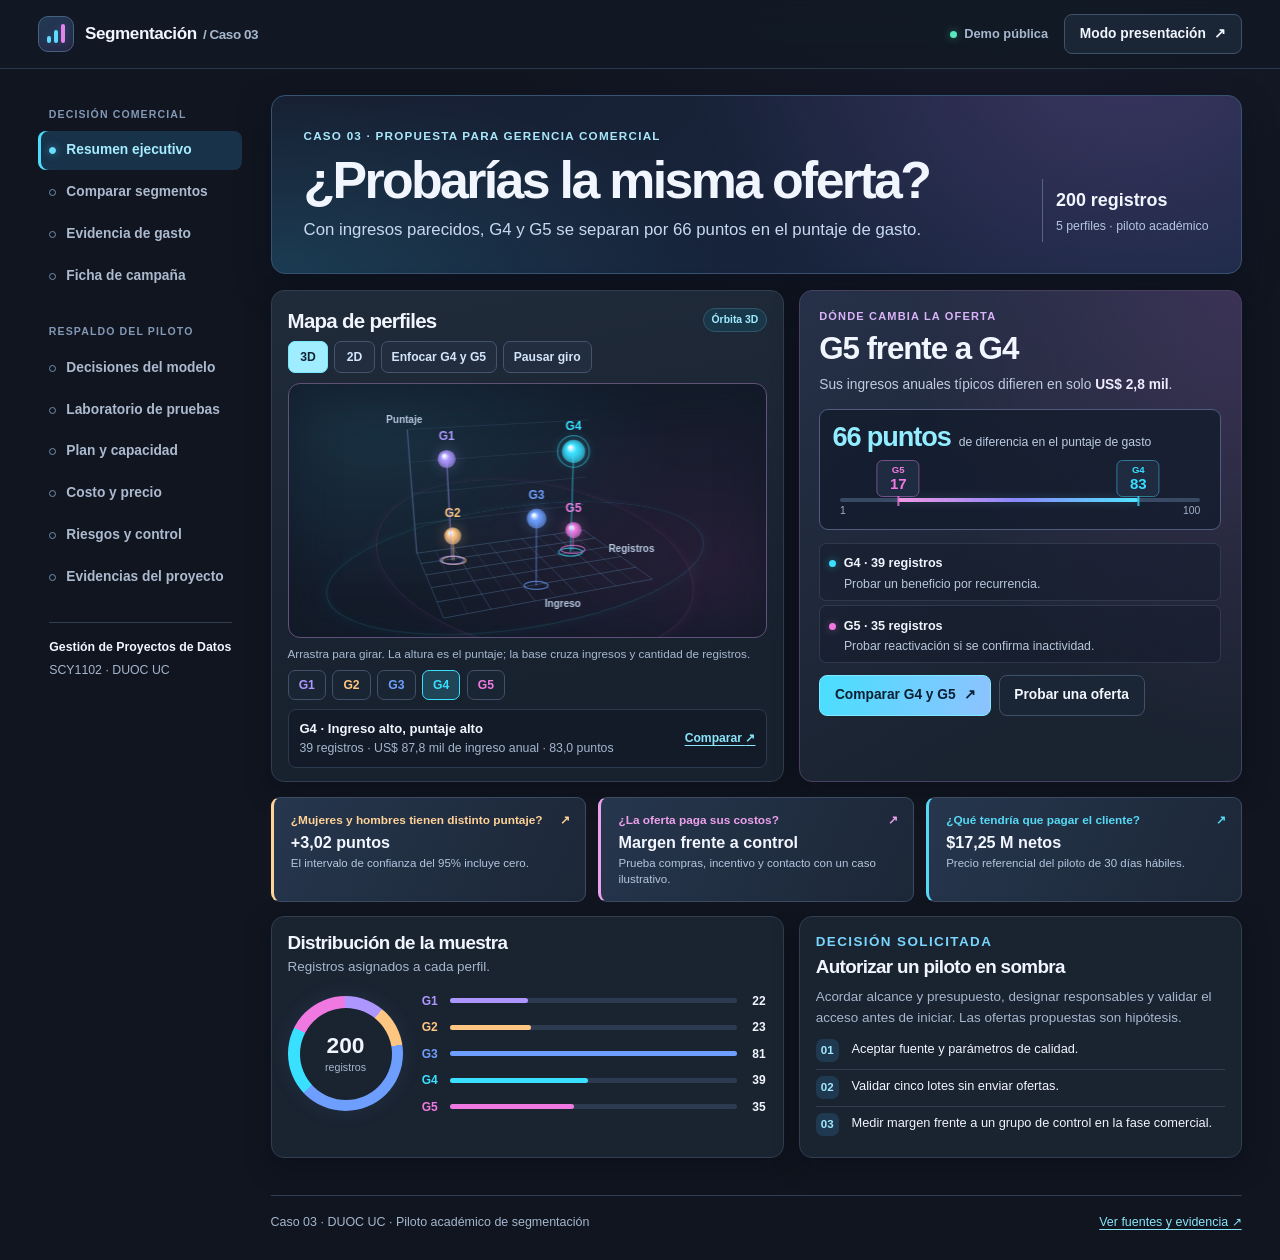
<file: index.html>
<!doctype html>
<html lang="es-CL">
<head>
  <meta charset="utf-8">
  <meta name="viewport" content="width=device-width, initial-scale=1">
  <meta name="description" content="Dashboard del Caso 3 de Gestión de Proyectos de Datos. Segmentación, decisiones comerciales y control de ejecución.">
  <meta name="theme-color" content="#10151f">
  <title>Caso 03 · Segmentación comercial</title>
  <link rel="stylesheet" href="estilos.css">
  <link rel="stylesheet" href="modelo.css">
  <link rel="stylesheet" href="gestion.css">
  <link rel="stylesheet" href="pulso.css">
  <link rel="stylesheet" href="motion.css">
  <link rel="stylesheet" href="campana.css">
  <link rel="stylesheet" href="mesa.css">
  <link rel="stylesheet" href="genero.css">
  <script defer src="datos.js"></script>
  <script defer src="escena3d.js"></script>
  <script defer src="app.js"></script>
  <script defer src="modelo.js"></script>
  <script defer src="gestion.js"></script>
  <script defer src="campana.js"></script>
  <script defer src="genero.js"></script>
</head>
<body>
  <a class="skip" href="#contenido">Ir al contenido</a>
  <header class="topbar">
    <a class="brand" href="#resumen" aria-label="Caso 03, resumen"><span class="brand-mark" aria-hidden="true"><i></i><i></i><i></i></span><span>Segmentación<span class="brand-suffix"> / Caso 03</span></span></a>
    <div class="top-actions"><span class="local">Demo pública</span><button class="button button-outline" id="demo" type="button">Modo presentación <span aria-hidden="true">↗</span></button></div>
  </header>
  <div class="shell">
    <aside class="sidebar">
      <nav aria-label="Vistas del dashboard" id="views">
        <div class="nav-cluster" role="group" aria-label="Decisión comercial">
          <p class="nav-label" aria-hidden="true">DECISIÓN COMERCIAL</p>
          <a href="#resumen" data-route="resumen">Resumen ejecutivo</a>
          <a href="#segmentos" data-route="segmentos">Comparar segmentos</a>
          <a href="#evidencia-gasto" data-route="evidencia-gasto">Evidencia de gasto</a>
          <a href="#campana" data-route="campana">Ficha de campaña</a>
        </div>
        <div class="nav-cluster" role="group" aria-label="Respaldo del piloto">
          <p class="nav-label" aria-hidden="true">RESPALDO DEL PILOTO</p>
          <a href="#modelo" data-route="modelo">Decisiones del modelo</a>
          <a href="#pruebas" data-route="pruebas">Laboratorio de pruebas</a>
          <a href="#plan" data-route="plan">Plan y capacidad</a>
          <a href="#inversion" data-route="inversion">Costo y precio</a>
          <a href="#control" data-route="control">Riesgos y control</a>
          <a href="#evidencias" data-route="evidencias">Evidencias del proyecto</a>
        </div>
      </nav>
      <div class="aside-note"><b>Gestión de Proyectos de Datos</b><span>SCY1102 · DUOC UC</span></div>
    </aside>
    <main id="contenido" tabindex="-1">
      <div id="demo-bar" hidden></div>
      <div id="view" aria-live="off"><p class="lead">Cargando el Caso 03…</p></div>
      <footer><span>Caso 03 · DUOC UC · Piloto académico de segmentación</span><a href="#evidencias">Ver fuentes y evidencia ↗</a></footer>
    </main>
  </div>
</body>
</html>
</file>
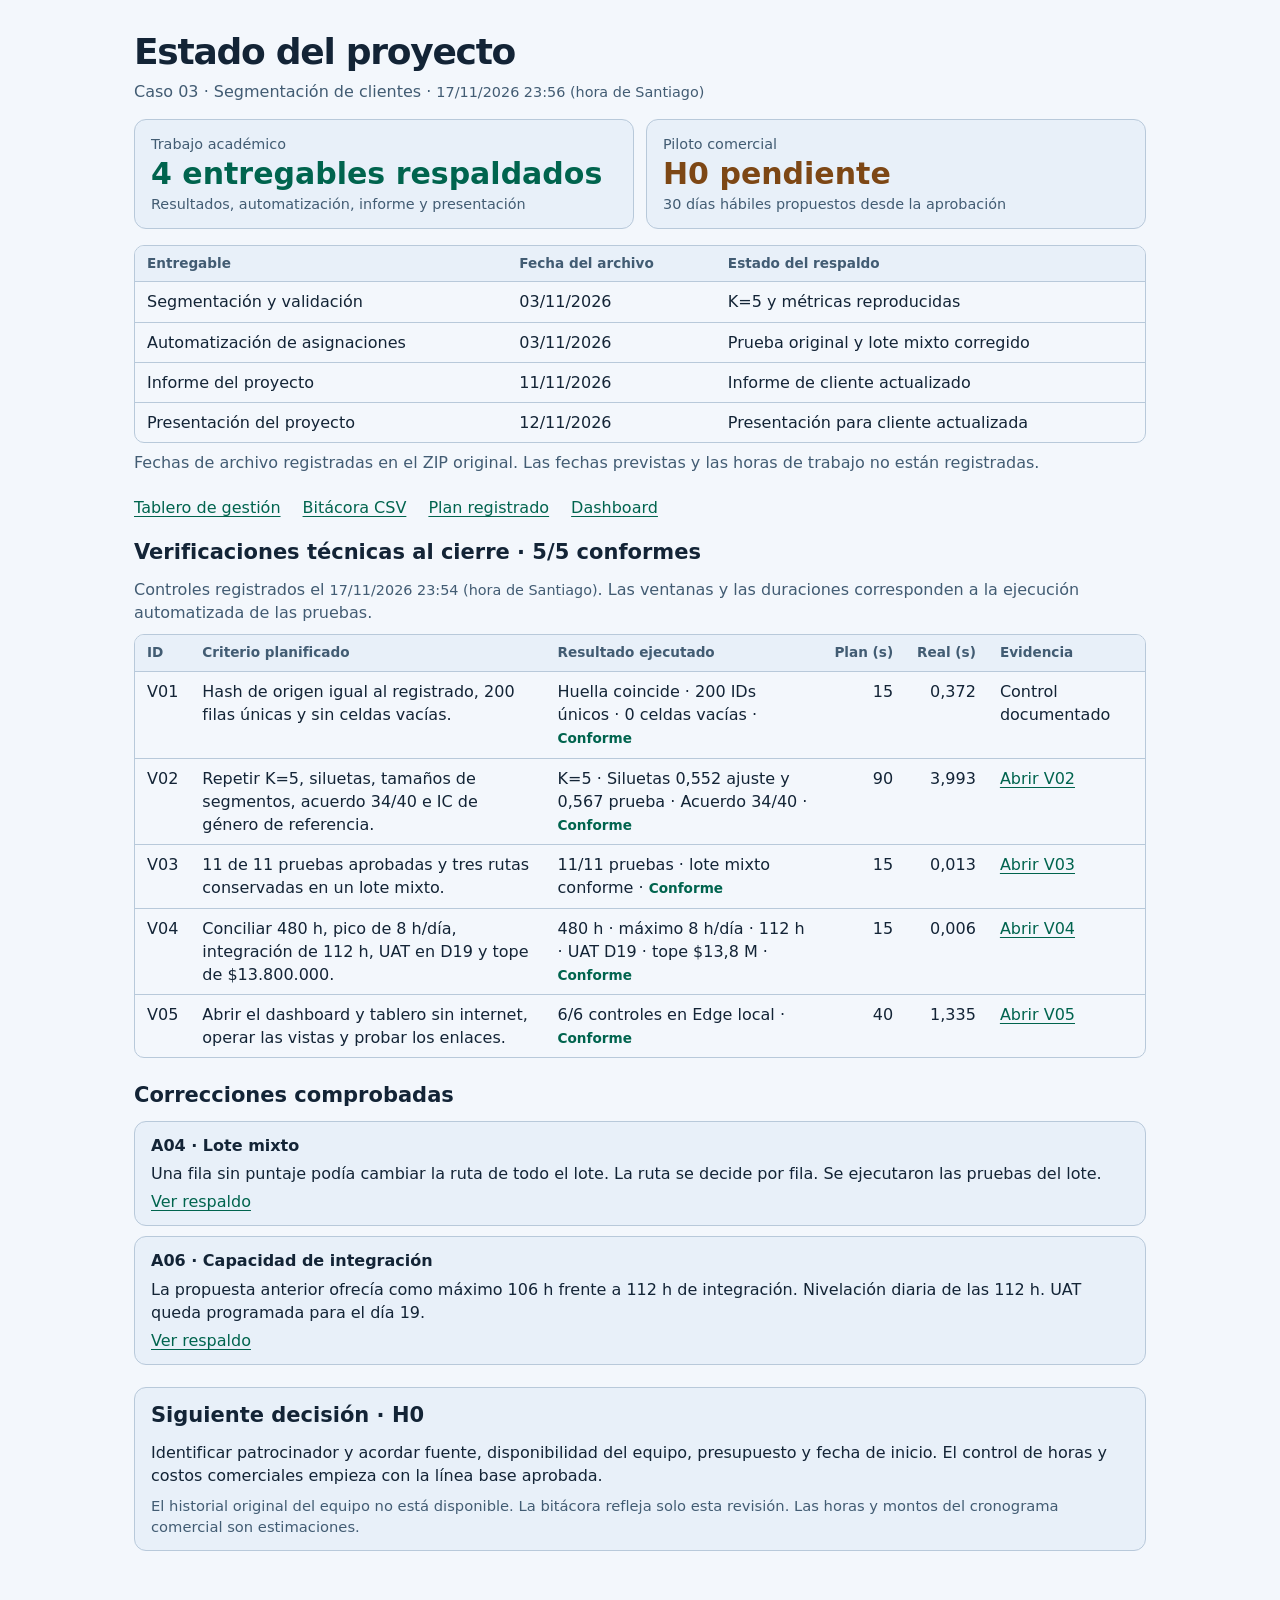
<file: gestion/Estado_Caso03.html>
<!doctype html>
<html lang="es-CL">
<meta charset="utf-8">
<meta name="viewport" content="width=device-width, initial-scale=1">
<title>Estado del proyecto · Caso 03</title>
<style>
*{box-sizing:border-box}
:root{color-scheme:dark;--page:#0e1927;--card:#162638;--ink:#f1f6fd;--muted:#bbccde;--line:#304358;--mint:#8cebc9;--amber:#ffcf86}
body{margin:0;background:var(--page);color:var(--ink);font:16px/1.45 system-ui,sans-serif}
main{max-width:1060px;margin:auto;padding:32px 24px 56px}
section{margin:0 0 22px}
h1,h2,p{margin:0}
h1{font-size:36px;line-height:1.1;letter-spacing:-.035em}
h2{font-size:21px;margin:0 0 10px}
a{color:var(--mint);text-underline-offset:3px}
header p,.description{color:var(--muted);margin-top:8px}
nav{display:flex;flex-wrap:wrap;gap:10px 22px;margin:18px 0}
.cards{display:grid;grid-template-columns:1fr 1fr;gap:12px;margin:16px 0}
.card,.notice{background:var(--card);border:1px solid var(--line);border-radius:12px;padding:12px 16px}
.card strong{display:block;font-size:30px;color:var(--mint);line-height:1.25}
.card:last-child strong,.pendiente{color:var(--amber)}
.card span,time{color:var(--muted);font-size:.9rem}
.table{border:1px solid var(--line);border-radius:10px;overflow:auto}
table{width:100%;border-collapse:collapse;text-align:left}
th,td{padding:8px 12px;border-bottom:1px solid var(--line);vertical-align:top}
th{background:var(--card);color:var(--muted);font-size:.85rem}
tbody tr:last-child td{border-bottom:0}
.check{color:var(--mint);white-space:nowrap;font-size:.85rem;font-weight:700}
.review{color:var(--amber)}
.count{font-variant-numeric:tabular-nums;text-align:right;white-space:nowrap}
.details{min-width:780px}
.compact{min-width:570px}
.actions{display:grid;gap:10px}
.actions p{margin:5px 0}
.secondary{color:var(--muted);font-size:.92rem}
@media(max-width:600px){main{padding:20px 14px}h1{font-size:30px}.card strong{font-size:23px}.card{padding:10px}.cards{gap:7px}}
@media(prefers-color-scheme:light){:root{color-scheme:light;--page:#f3f7fc;--card:#e8f0f9;--ink:#132436;--muted:#425c73;--line:#b8c9da;--mint:#00644e;--amber:#7d4715}}
</style>
<main>
  <section id="captura" aria-labelledby="titulo">
    <header><h1 id="titulo">Estado del proyecto</h1><p>Caso 03 · Segmentación de clientes · <time datetime="2026-11-18T02:56:57.122+00:00">17/11/2026 23:56 (hora de Santiago)</time></p></header>
    <div class="cards">
      <div class="card"><span>Trabajo académico</span><strong>4 entregables respaldados</strong><span>Resultados, automatización, informe y presentación</span></div>
      <div class="card"><span>Piloto comercial</span><strong>H0 pendiente</strong><span>30 días hábiles propuestos desde la aprobación</span></div>
    </div>
    <div class="table">
      <table class="compact" aria-label="Entregables del trabajo académico">
        <thead><tr><th>Entregable</th><th>Fecha del archivo</th><th>Estado del respaldo</th></tr></thead>
        <tbody><tr><td>Segmentación y validación</td><td>03/11/2026</td><td>K=5 y métricas reproducidas</td></tr>
<tr><td>Automatización de asignaciones</td><td>03/11/2026</td><td>Prueba original y lote mixto corregido</td></tr>
<tr><td>Informe del proyecto</td><td>11/11/2026</td><td>Informe de cliente actualizado</td></tr>
<tr><td>Presentación del proyecto</td><td>12/11/2026</td><td>Presentación para cliente actualizada</td></tr></tbody>
      </table>
    </div>
    <p class="description">Fechas de archivo registradas en el ZIP original. Las fechas previstas y las horas de trabajo no están registradas.</p>
  </section>
  <nav aria-label="Archivos de seguimiento">

    <a href="Tablero_local.html">Tablero de gestión</a>
    <a href="bitacora_verificacion.csv">Bitácora CSV</a>
    <a href="plan_verificacion.json">Plan registrado</a>

    <a href="../index.html">Dashboard</a>


  </nav>
  <section aria-labelledby="comparacion">
    <h2 id="comparacion">Verificaciones técnicas al cierre · 5/5 conformes</h2>
    <p class="description">Controles registrados el <time datetime="2026-11-18T02:54:30.102+00:00">17/11/2026 23:54 (hora de Santiago)</time>. Las ventanas y las duraciones corresponden a la ejecución automatizada de las pruebas.</p>
    <div class="table" style="margin-top:10px">
      <table class="details">
        <thead><tr><th>ID</th><th>Criterio planificado</th><th>Resultado ejecutado</th><th class="count">Plan (s)</th><th class="count">Real (s)</th><th>Evidencia</th></tr></thead>
        <tbody><tr><td>V01</td><td>Hash de origen igual al registrado, 200 filas únicas y sin celdas vacías.</td><td>Huella coincide · 200 IDs únicos · 0 celdas vacías · <span class="check">Conforme</span></td><td class="count">15</td><td class="count">0,372</td><td>Control documentado</td></tr>
<tr><td>V02</td><td>Repetir K=5, siluetas, tamaños de segmentos, acuerdo 34/40 e IC de género de referencia.</td><td>K=5 · Siluetas 0,552 ajuste y 0,567 prueba · Acuerdo 34/40 · <span class="check">Conforme</span></td><td class="count">90</td><td class="count">3,993</td><td><a href="../evidencias/resultados.json">Abrir V02</a></td></tr>
<tr><td>V03</td><td>11 de 11 pruebas aprobadas y tres rutas conservadas en un lote mixto.</td><td>11/11 pruebas · lote mixto conforme · <span class="check">Conforme</span></td><td class="count">15</td><td class="count">0,013</td><td><a href="../evidencias/pruebas_cierre.csv">Abrir V03</a></td></tr>
<tr><td>V04</td><td>Conciliar 480 h, pico de 8 h/día, integración de 112 h, UAT en D19 y tope de $13.800.000.</td><td>480 h · máximo 8 h/día · 112 h · UAT D19 · tope $13,8 M · <span class="check">Conforme</span></td><td class="count">15</td><td class="count">0,006</td><td><a href="../gestion/asignacion_diaria.csv">Abrir V04</a></td></tr>
<tr><td>V05</td><td>Abrir el dashboard y tablero sin internet, operar las vistas y probar los enlaces.</td><td>6/6 controles en Edge local · <span class="check">Conforme</span></td><td class="count">40</td><td class="count">1,335</td><td><a href="../evidencias/sesion_dashboard.json">Abrir V05</a></td></tr></tbody>
      </table>
    </div>
  </section>
  <section aria-labelledby="correcciones">
    <h2 id="correcciones">Correcciones comprobadas</h2>
    <div class="actions"><article class="card"><b>A04 · Lote mixto</b><p>Una fila sin puntaje podía cambiar la ruta de todo el lote. La ruta se decide por fila. Se ejecutaron las pruebas del lote.</p><a href="../evidencias/pruebas_cierre.csv">Ver respaldo</a></article>
<article class="card"><b>A06 · Capacidad de integración</b><p>La propuesta anterior ofrecía como máximo 106 h frente a 112 h de integración. Nivelación diaria de las 112 h. UAT queda programada para el día 19.</p><a href="../gestion/asignacion_diaria.csv">Ver respaldo</a></article></div>
  </section>
  <section class="notice" aria-labelledby="pendiente">
    <h2 id="pendiente">Siguiente decisión · H0</h2>
    <p>Identificar patrocinador y acordar fuente, disponibilidad del equipo, presupuesto y fecha de inicio. El control de horas y costos comerciales empieza con la línea base aprobada.</p>
    <p class="secondary description">El historial original del equipo no está disponible. La bitácora refleja solo esta revisión. Las horas y montos del cronograma comercial son estimaciones.</p>
  </section>
</main>
</html>
</file>
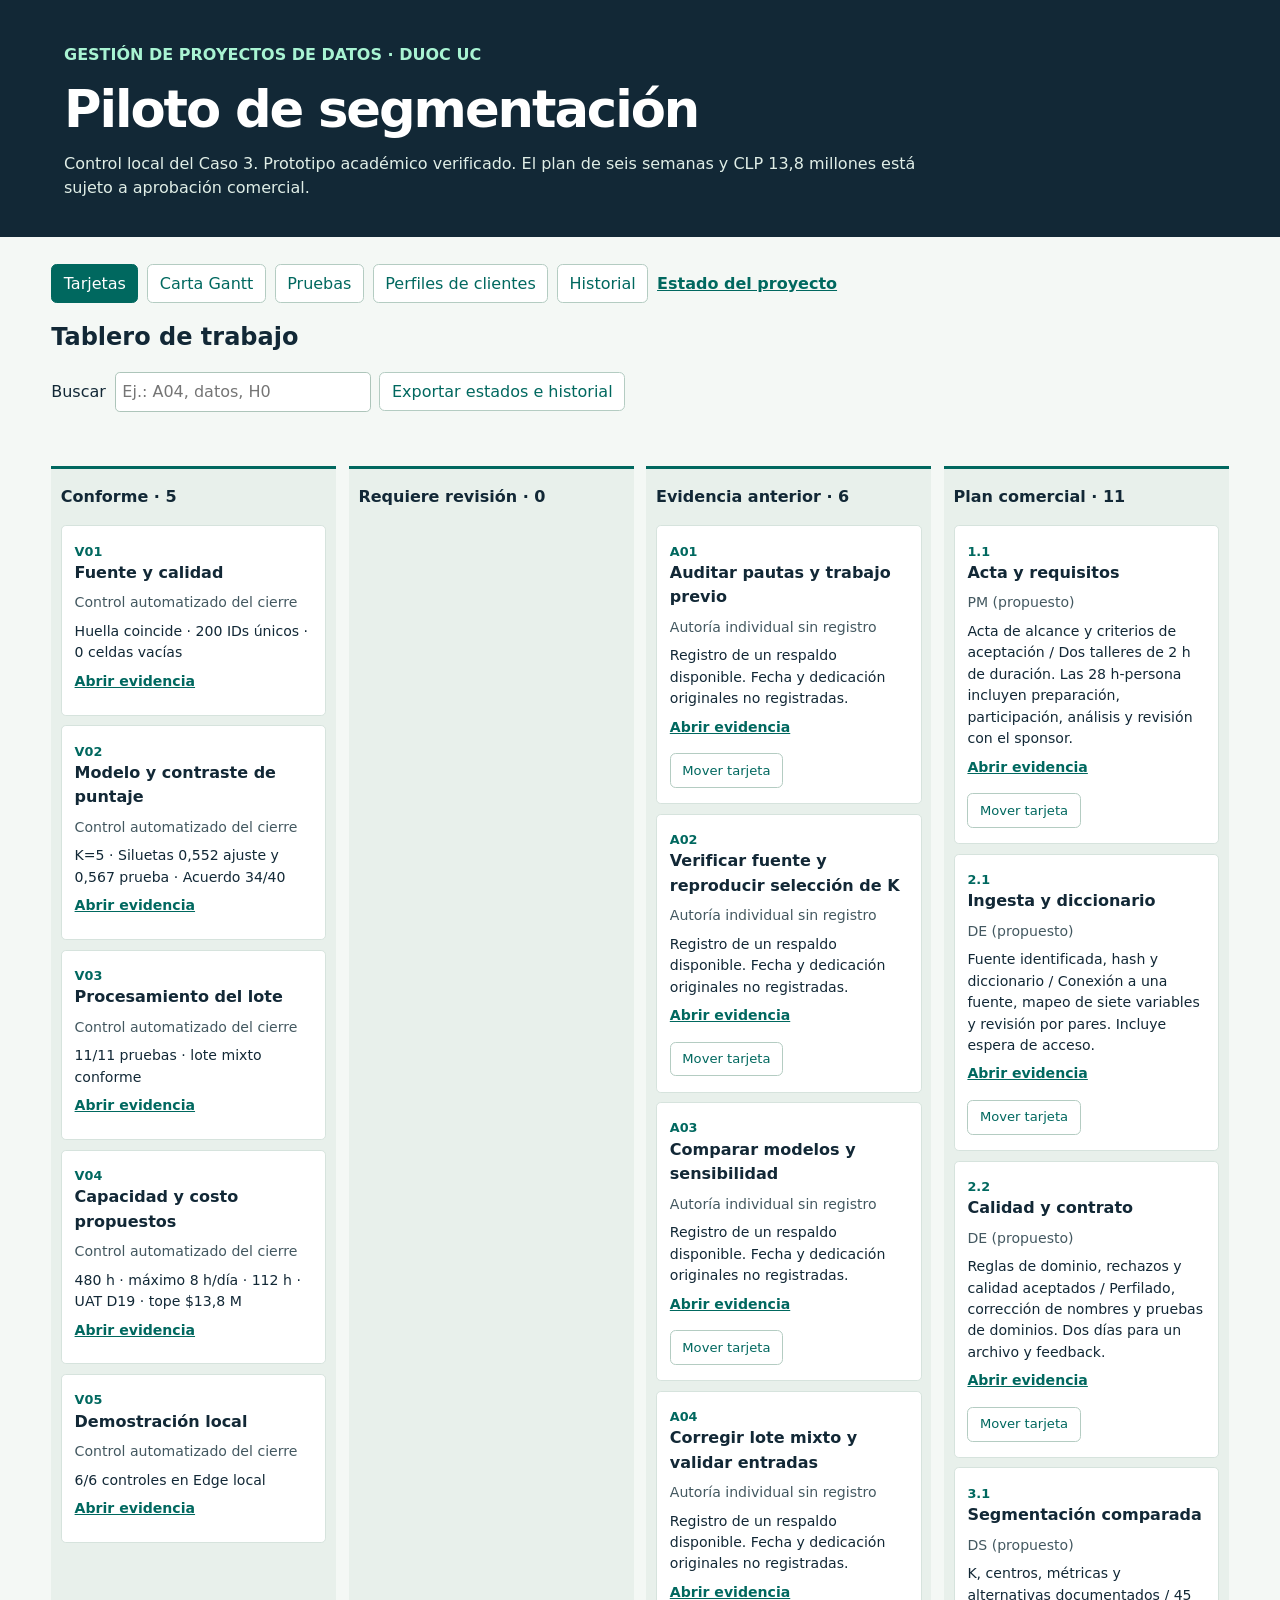
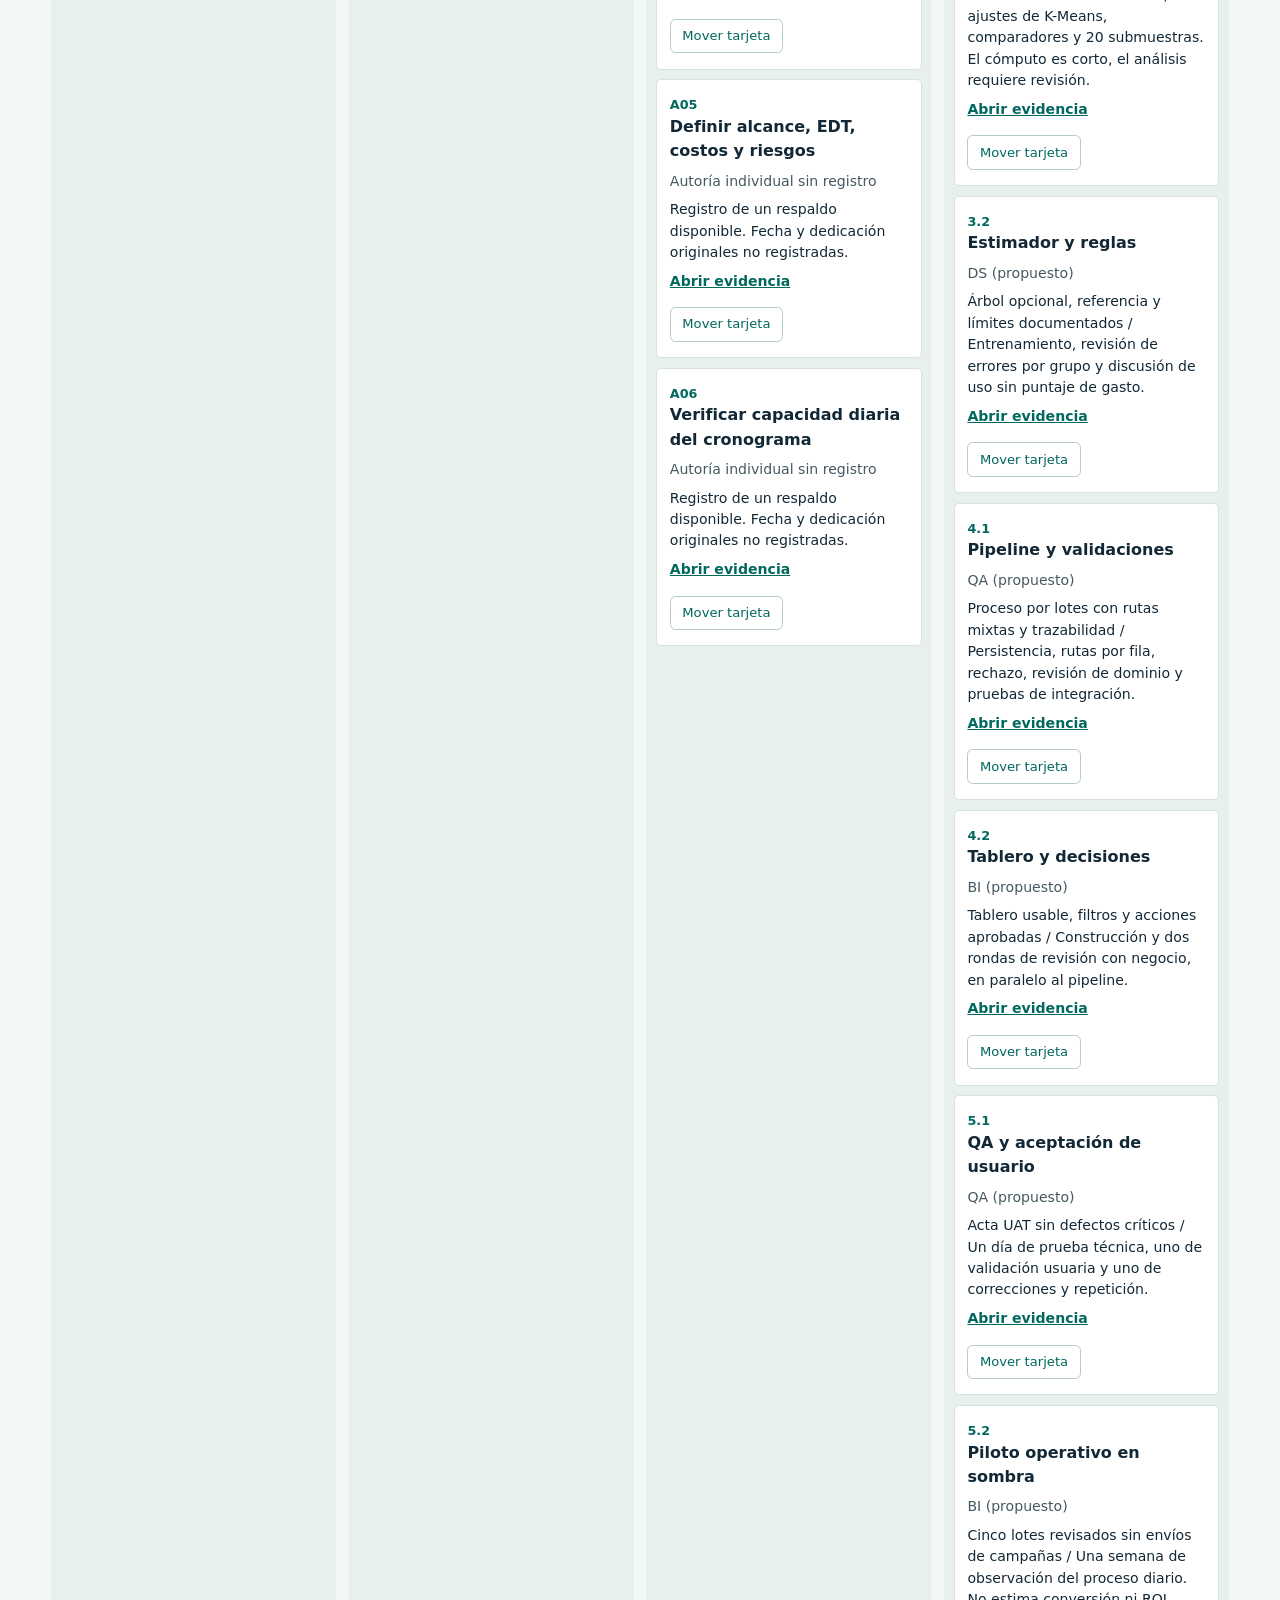
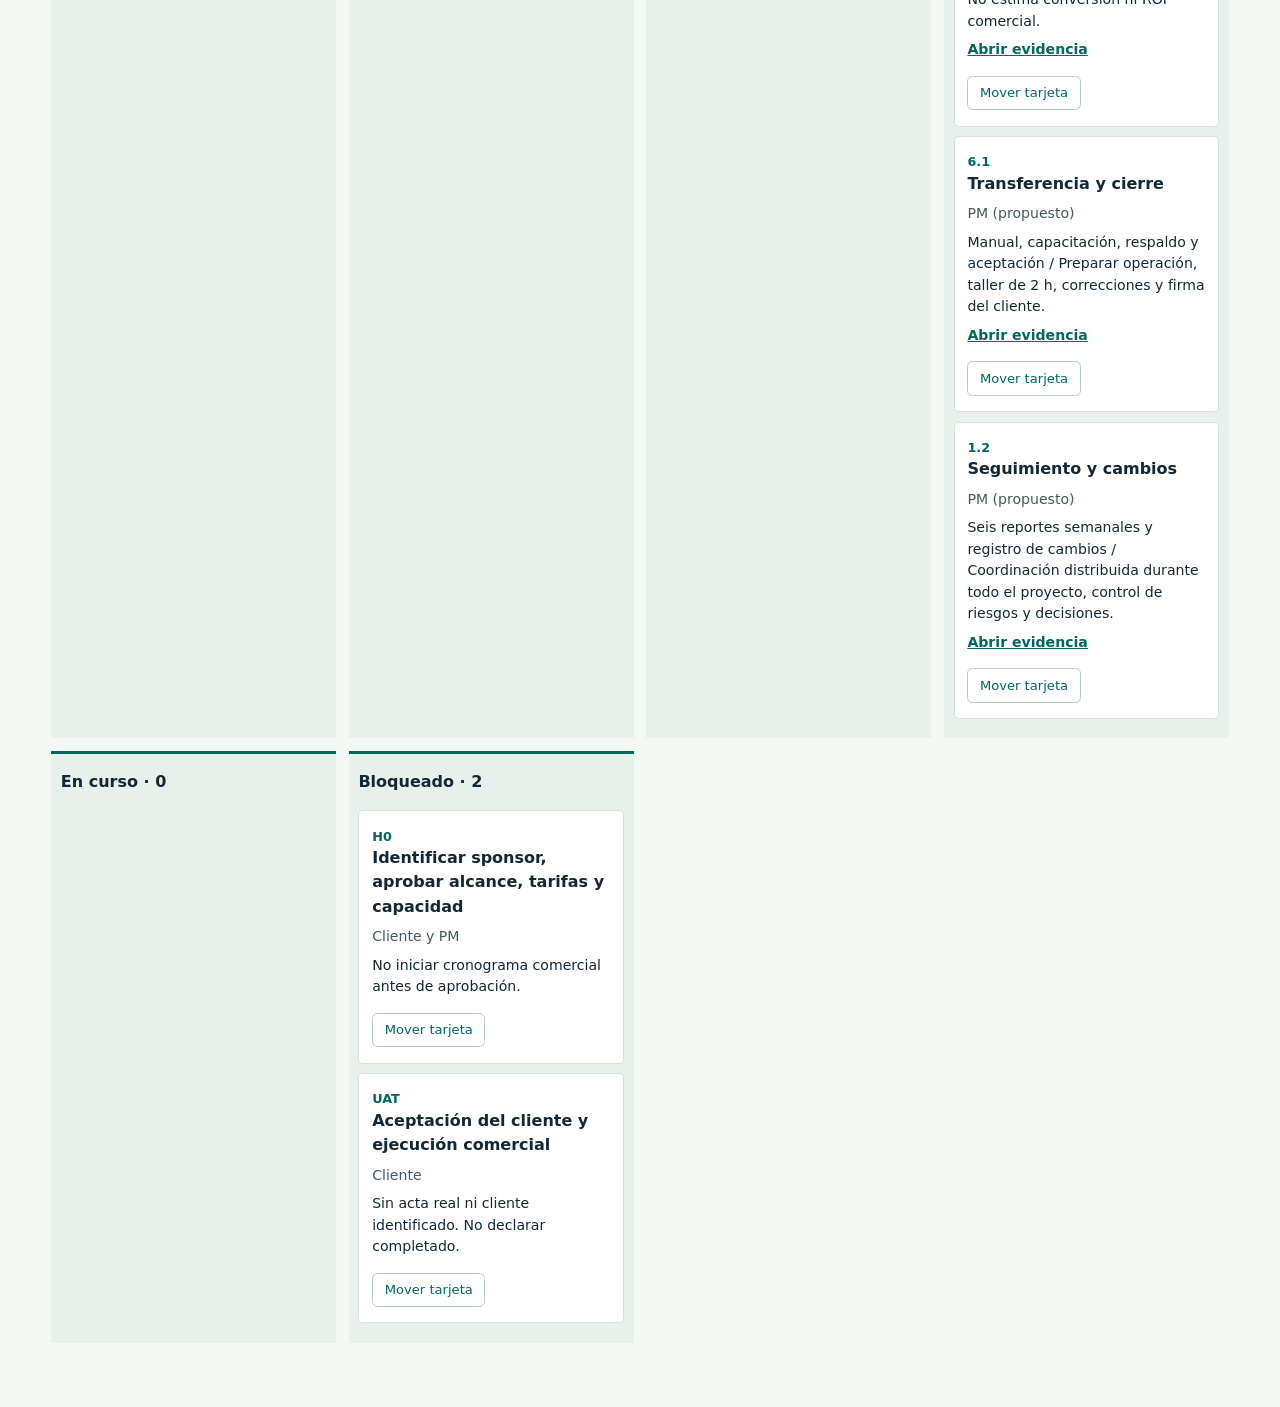
<file: gestion/Tablero_local.html>
<!doctype html>
<html lang="es-CL"><meta charset="utf-8"><meta name="viewport" content="width=device-width,initial-scale=1">
<title>Control del piloto · Caso 3</title>
<style>
:root{--ink:#122836;--sub:#435860;--teal:#00685f;--line:#d6e3dd;--paper:#f4f8f5;--white:#fff}*{box-sizing:border-box}body{margin:0;background:var(--paper);color:var(--ink);font:16px/1.52 system-ui,sans-serif}header{background:var(--ink);color:white;padding:2.7rem max(5vw,1rem) 2.3rem}header p{color:#a9f4d3;margin:0;font-weight:700}h1{font-size:clamp(2rem,4vw,3.7rem);letter-spacing:-.04em;margin:.2rem 0}.summary{max-width:55rem;color:#e0eee7}main{max-width:1450px;margin:auto;padding:1.7rem 4vw 4rem}nav,.filters,.actions{display:flex;flex-wrap:wrap;gap:.55rem;align-items:center;margin-bottom:1rem}button,select,input,textarea{font:inherit}button{border:1px solid #b4ccc2;border-radius:.35rem;background:white;color:var(--teal);padding:.4rem .72rem;cursor:pointer}button[aria-pressed=true],button.primary{background:var(--teal);color:white;border-color:var(--teal)}button:hover{box-shadow:0 0 0 2px #91ceb3}a{color:var(--teal);font-weight:650}input,select,textarea{padding:.42rem;border:1px solid #adc5ba;border-radius:.3rem;background:white;color:var(--ink)}input[type=search]{min-width:16rem}h2{margin:.4rem 0 1rem}h3{font-size:1rem;margin:0}.sub{color:var(--sub)}.columns{display:grid;grid-template-columns:repeat(4,minmax(225px,1fr));gap:.8rem;overflow:auto}.column{padding:.6rem;min-height:16rem;background:#e8f0eb;border-top:3px solid var(--teal)}.column h2{font-size:1rem}.card{background:white;padding:.95rem .8rem;margin:0 0 .6rem;border:1px solid var(--line);border-radius:.3rem}.card p{margin:.45rem 0;font-size:.88rem}.card button{font-size:.82rem;margin-top:.5rem}.label{font-size:.8rem;color:var(--teal);font-weight:700}.scroller{overflow-x:auto}table{border-collapse:collapse;width:100%;background:white;margin:.65rem 0 1.15rem}th,td{padding:.55rem .65rem;text-align:left;border:1px solid var(--line);font-size:.91rem;vertical-align:middle}th{background:var(--teal);color:white}tbody tr:nth-child(even){background:#eef5f1}td.bar{background:#b5e4cd;text-align:center;font-weight:bold}td.block{color:#8a380f;font-weight:bold}.numeric{text-align:right}dialog{border:1px solid var(--line);border-radius:.6rem;padding:1.3rem;width:min(32rem,93vw);color:var(--ink)}dialog::backdrop{background:#122836aa}form label{display:block;margin:.65rem 0}form label input,form label textarea,form label select{display:block;width:100%}#feedback{min-height:1.4em;color:#724118}[hidden]{display:none!important}@media(max-width:600px){header{padding:1.3rem 1rem}main{padding:1rem}.columns{grid-template-columns:repeat(4,80vw)}}
</style>
<header><p>GESTIÓN DE PROYECTOS DE DATOS · DUOC UC</p><h1>Piloto de segmentación</h1><div class="summary">Control local del Caso 3. Prototipo académico verificado. El plan de seis semanas y CLP 13,8 millones está sujeto a aprobación comercial.</div></header>
<main>
<nav aria-label="Vistas">
<button data-view="board" aria-pressed="true">Tarjetas</button><button data-view="plan" aria-pressed="false">Carta Gantt</button><button data-view="evidence" aria-pressed="false">Pruebas</button><button data-view="profiles" aria-pressed="false">Perfiles de clientes</button><button data-view="history" aria-pressed="false">Historial</button><a href="Estado_Caso03.html">Estado del proyecto</a>
</nav>
<section id="board"><h2>Tablero de trabajo</h2><div class="filters"><label for="query">Buscar</label><input id="query" type="search" placeholder="Ej.: A04, datos, H0"><button id="export" type="button">Exportar estados e historial</button></div><p id="feedback" aria-live="polite"></p><div class="columns" id="columns"></div></section>
<section id="plan" hidden><h2>Plan relativo de 30 días hábiles</h2><p class="sub">Inicio con H0 aprobada. EDT 4.1 y 4.2 avanzan en paralelo y ambas habilitan UAT.</p><div class="scroller" id="timeline"></div><h3>Capacidad comprobada para la integración</h3><p class="sub">112 h-persona asignadas de D15 a D18. La asignación limita cada integrante a 8 h diarias y habilita pruebas de usuario desde D19.</p><div class="scroller" id="integracion"></div><details><summary>Ver asignación diaria por rol</summary><div class="scroller" id="capacidad"></div></details><p><a href="plan_base.csv">Plan y justificación por EDT</a> · <a href="asignacion_diaria.csv">Horas por día, rol y tarea</a> · <a href="capacidad_semanal.csv">Capacidad semanal</a> · <a href="presupuesto.csv">Presupuesto</a> · <a href="riesgos.csv">Riesgos</a></p></section>
<section id="evidence" hidden><h2>Pruebas reproducibles</h2><p class="sub">Lote mixto de prueba: la asignación es por fila. Los perfiles estimados, las derivaciones y los rechazos requieren revisión. El prototipo no envía campañas.</p><div class="scroller" id="checks"></div><a href="../evidencias/pruebas_entradas.csv">Salida de pruebas</a> · <a href="../evidencias/pruebas_cierre.csv">Pruebas del cierre</a> · <a href="../evidencias/resultados.json">Resultados completos</a> · <a href="../index.html#modelo">Decisión del modelo</a></section>
<section id="profiles" hidden><h2>Cinco perfiles de la muestra</h2><p class="sub">200 asignaciones, con centros aprendidos en los 160 casos de entrenamiento. Las ofertas son hipótesis sujetas a autorización y medición.</p><label for="profile-filter">Grupo</label> <select id="profile-filter"><option value="">Todos</option></select><div class="scroller" id="profiles-table"></div></section>
<section id="history" hidden><h2>Historial de control</h2><p class="sub">Cada verificación muestra la hora de inicio y término del control. Los cambios manuales registran la hora, autor y motivo y se pueden exportar. Las tarjetas A01–A06 identifican evidencia existente de la que no hay bitácora histórica.</p><div class="scroller" id="events"></div><a href="historial_control.csv">Historial de verificaciones CSV</a> · <a href="bitacora_verificacion.csv">Bitácora completa</a> · <a href="../index.html#control">Dashboard</a></section>
</main>
<dialog id="change"><form id="change-form"><h2>Mover tarjeta</h2><p id="name"></p><label>Nuevo estado<select id="to"></select></label><label>Tu nombre<input id="author" autocomplete="name" required maxlength="80"></label><label>Motivo o referencia de evidencia<textarea id="reason" rows="3" required maxlength="500"></textarea></label><div class="actions"><button type="button" id="cancel">Cancelar</button><button type="submit" class="primary">Registrar cambio</button></div></form></dialog>
<script type="application/json" id="initial">{"control": {"base": "2026-11-18T02:59:31.838277+00:00", "cards": [{"id": "A01", "titulo": "Auditar pautas y trabajo previo", "lista": "Evidencia anterior", "responsable": "Autoría individual sin registro", "evidencia": "gestion/desviaciones.csv", "creado_utc": null, "verificado_utc": null, "horas_reales": null, "comentario": "Registro de un respaldo disponible. Fecha y dedicación originales no registradas."}, {"id": "A02", "titulo": "Verificar fuente y reproducir selección de K", "lista": "Evidencia anterior", "responsable": "Autoría individual sin registro", "evidencia": "evidencias/resultados.json", "creado_utc": null, "verificado_utc": null, "horas_reales": null, "comentario": "Registro de un respaldo disponible. Fecha y dedicación originales no registradas."}, {"id": "A03", "titulo": "Comparar modelos y sensibilidad", "lista": "Evidencia anterior", "responsable": "Autoría individual sin registro", "evidencia": "evidencias/alternativas.csv", "creado_utc": null, "verificado_utc": null, "horas_reales": null, "comentario": "Registro de un respaldo disponible. Fecha y dedicación originales no registradas."}, {"id": "A04", "titulo": "Corregir lote mixto y validar entradas", "lista": "Evidencia anterior", "responsable": "Autoría individual sin registro", "evidencia": "evidencias/pruebas.csv", "creado_utc": null, "verificado_utc": null, "horas_reales": null, "comentario": "Registro de un respaldo disponible. Fecha y dedicación originales no registradas."}, {"id": "A05", "titulo": "Definir alcance, EDT, costos y riesgos", "lista": "Evidencia anterior", "responsable": "Autoría individual sin registro", "evidencia": "gestion/plan_base.csv", "creado_utc": null, "verificado_utc": null, "horas_reales": null, "comentario": "Registro de un respaldo disponible. Fecha y dedicación originales no registradas."}, {"id": "A06", "titulo": "Verificar capacidad diaria del cronograma", "lista": "Evidencia anterior", "responsable": "Autoría individual sin registro", "evidencia": "gestion/asignacion_diaria.csv", "creado_utc": null, "verificado_utc": null, "horas_reales": null, "comentario": "Registro de un respaldo disponible. Fecha y dedicación originales no registradas."}, {"id": "1.1", "titulo": "Acta y requisitos", "lista": "Plan comercial", "responsable": "PM (propuesto)", "evidencia": "gestion/plan_base.csv", "creado_utc": "2026-11-18T02:59:31.838277+00:00", "verificado_utc": null, "horas_reales": null, "comentario": "Acta de alcance y criterios de aceptación / Dos talleres de 2 h de duración. Las 28 h-persona incluyen preparación, participación, análisis y revisión con el sponsor."}, {"id": "2.1", "titulo": "Ingesta y diccionario", "lista": "Plan comercial", "responsable": "DE (propuesto)", "evidencia": "gestion/plan_base.csv", "creado_utc": "2026-11-18T02:59:31.838277+00:00", "verificado_utc": null, "horas_reales": null, "comentario": "Fuente identificada, hash y diccionario / Conexión a una fuente, mapeo de siete variables y revisión por pares. Incluye espera de acceso."}, {"id": "2.2", "titulo": "Calidad y contrato", "lista": "Plan comercial", "responsable": "DE (propuesto)", "evidencia": "gestion/plan_base.csv", "creado_utc": "2026-11-18T02:59:31.838277+00:00", "verificado_utc": null, "horas_reales": null, "comentario": "Reglas de dominio, rechazos y calidad aceptados / Perfilado, corrección de nombres y pruebas de dominios. Dos días para un archivo y feedback."}, {"id": "3.1", "titulo": "Segmentación comparada", "lista": "Plan comercial", "responsable": "DS (propuesto)", "evidencia": "gestion/plan_base.csv", "creado_utc": "2026-11-18T02:59:31.838277+00:00", "verificado_utc": null, "horas_reales": null, "comentario": "K, centros, métricas y alternativas documentados / 45 ajustes de K-Means, comparadores y 20 submuestras. El cómputo es corto, el análisis requiere revisión."}, {"id": "3.2", "titulo": "Estimador y reglas", "lista": "Plan comercial", "responsable": "DS (propuesto)", "evidencia": "gestion/plan_base.csv", "creado_utc": "2026-11-18T02:59:31.838277+00:00", "verificado_utc": null, "horas_reales": null, "comentario": "Árbol opcional, referencia y límites documentados / Entrenamiento, revisión de errores por grupo y discusión de uso sin puntaje de gasto."}, {"id": "4.1", "titulo": "Pipeline y validaciones", "lista": "Plan comercial", "responsable": "QA (propuesto)", "evidencia": "gestion/plan_base.csv", "creado_utc": "2026-11-18T02:59:31.838277+00:00", "verificado_utc": null, "horas_reales": null, "comentario": "Proceso por lotes con rutas mixtas y trazabilidad / Persistencia, rutas por fila, rechazo, revisión de dominio y pruebas de integración."}, {"id": "4.2", "titulo": "Tablero y decisiones", "lista": "Plan comercial", "responsable": "BI (propuesto)", "evidencia": "gestion/plan_base.csv", "creado_utc": "2026-11-18T02:59:31.838277+00:00", "verificado_utc": null, "horas_reales": null, "comentario": "Tablero usable, filtros y acciones aprobadas / Construcción y dos rondas de revisión con negocio, en paralelo al pipeline."}, {"id": "5.1", "titulo": "QA y aceptación de usuario", "lista": "Plan comercial", "responsable": "QA (propuesto)", "evidencia": "gestion/plan_base.csv", "creado_utc": "2026-11-18T02:59:31.838277+00:00", "verificado_utc": null, "horas_reales": null, "comentario": "Acta UAT sin defectos críticos / Un día de prueba técnica, uno de validación usuaria y uno de correcciones y repetición."}, {"id": "5.2", "titulo": "Piloto operativo en sombra", "lista": "Plan comercial", "responsable": "BI (propuesto)", "evidencia": "gestion/plan_base.csv", "creado_utc": "2026-11-18T02:59:31.838277+00:00", "verificado_utc": null, "horas_reales": null, "comentario": "Cinco lotes revisados sin envíos de campañas / Una semana de observación del proceso diario. No estima conversión ni ROI comercial."}, {"id": "6.1", "titulo": "Transferencia y cierre", "lista": "Plan comercial", "responsable": "PM (propuesto)", "evidencia": "gestion/plan_base.csv", "creado_utc": "2026-11-18T02:59:31.838277+00:00", "verificado_utc": null, "horas_reales": null, "comentario": "Manual, capacitación, respaldo y aceptación / Preparar operación, taller de 2 h, correcciones y firma del cliente."}, {"id": "1.2", "titulo": "Seguimiento y cambios", "lista": "Plan comercial", "responsable": "PM (propuesto)", "evidencia": "gestion/plan_base.csv", "creado_utc": "2026-11-18T02:59:31.838277+00:00", "verificado_utc": null, "horas_reales": null, "comentario": "Seis reportes semanales y registro de cambios / Coordinación distribuida durante todo el proyecto, control de riesgos y decisiones."}, {"id": "H0", "titulo": "Identificar sponsor, aprobar alcance, tarifas y capacidad", "lista": "Bloqueado", "responsable": "Cliente y PM", "evidencia": null, "creado_utc": "2026-11-18T02:59:31.838277+00:00", "verificado_utc": null, "horas_reales": null, "comentario": "No iniciar cronograma comercial antes de aprobación."}, {"id": "UAT", "titulo": "Aceptación del cliente y ejecución comercial", "lista": "Bloqueado", "responsable": "Cliente", "evidencia": null, "creado_utc": "2026-11-18T02:59:31.838277+00:00", "verificado_utc": null, "horas_reales": null, "comentario": "Sin acta real ni cliente identificado. No declarar completado."}, {"id": "V01", "titulo": "Fuente y calidad", "lista": "Conforme", "responsable": "Control automatizado del cierre", "evidencia": "gestion/Estado_Caso03.html", "creado_utc": "2026-11-18T02:54:30.102+00:00", "verificado_utc": "2026-11-18T02:56:51.773+00:00", "horas_reales": null, "comentario": "Huella coincide · 200 IDs únicos · 0 celdas vacías"}, {"id": "V02", "titulo": "Modelo y contraste de puntaje", "lista": "Conforme", "responsable": "Control automatizado del cierre", "evidencia": "gestion/Estado_Caso03.html", "creado_utc": "2026-11-18T02:54:30.102+00:00", "verificado_utc": "2026-11-18T02:56:55.766+00:00", "horas_reales": null, "comentario": "K=5 · Siluetas 0,552 ajuste y 0,567 prueba · Acuerdo 34/40"}, {"id": "V03", "titulo": "Procesamiento del lote", "lista": "Conforme", "responsable": "Control automatizado del cierre", "evidencia": "evidencias/pruebas_cierre.csv", "creado_utc": "2026-11-18T02:54:30.102+00:00", "verificado_utc": "2026-11-18T02:56:55.779+00:00", "horas_reales": null, "comentario": "11/11 pruebas · lote mixto conforme"}, {"id": "V04", "titulo": "Capacidad y costo propuestos", "lista": "Conforme", "responsable": "Control automatizado del cierre", "evidencia": "gestion/asignacion_diaria.csv", "creado_utc": "2026-11-18T02:54:30.102+00:00", "verificado_utc": "2026-11-18T02:56:55.785+00:00", "horas_reales": null, "comentario": "480 h · máximo 8 h/día · 112 h · UAT D19 · tope $13,8 M"}, {"id": "V05", "titulo": "Demostración local", "lista": "Conforme", "responsable": "Control automatizado del cierre", "evidencia": "evidencias/sesion_dashboard.json", "creado_utc": "2026-11-18T02:54:30.102+00:00", "verificado_utc": "2026-11-18T02:56:57.120+00:00", "horas_reales": null, "comentario": "6/6 controles en Edge local"}], "events": [{"fecha_utc": "2026-11-18T02:56:51.400+00:00", "tarjeta": "V01", "desde": "Plan de verificación", "hacia": "En curso", "autor": "Ejecución registrada", "razon": "Hash de origen igual al registrado, 200 filas únicas y sin celdas vacías."}, {"fecha_utc": "2026-11-18T02:56:51.773+00:00", "tarjeta": "V01", "desde": "En curso", "hacia": "Conforme", "autor": "Ejecución registrada", "razon": "Huella coincide · 200 IDs únicos · 0 celdas vacías"}, {"fecha_utc": "2026-11-18T02:56:51.773+00:00", "tarjeta": "V02", "desde": "Plan de verificación", "hacia": "En curso", "autor": "Ejecución registrada", "razon": "Repetir K=5, siluetas, tamaños de segmentos, acuerdo 34/40 e IC de género de referencia."}, {"fecha_utc": "2026-11-18T02:56:55.766+00:00", "tarjeta": "V02", "desde": "En curso", "hacia": "Conforme", "autor": "Ejecución registrada", "razon": "K=5 · Siluetas 0,552 ajuste y 0,567 prueba · Acuerdo 34/40"}, {"fecha_utc": "2026-11-18T02:56:55.766+00:00", "tarjeta": "V03", "desde": "Plan de verificación", "hacia": "En curso", "autor": "Ejecución registrada", "razon": "11 de 11 pruebas aprobadas y tres rutas conservadas en un lote mixto."}, {"fecha_utc": "2026-11-18T02:56:55.779+00:00", "tarjeta": "V03", "desde": "En curso", "hacia": "Conforme", "autor": "Ejecución registrada", "razon": "11/11 pruebas · lote mixto conforme"}, {"fecha_utc": "2026-11-18T02:56:55.779+00:00", "tarjeta": "V04", "desde": "Plan de verificación", "hacia": "En curso", "autor": "Ejecución registrada", "razon": "Conciliar 480 h, pico de 8 h/día, integración de 112 h, UAT en D19 y tope de $13.800.000."}, {"fecha_utc": "2026-11-18T02:56:55.785+00:00", "tarjeta": "V04", "desde": "En curso", "hacia": "Conforme", "autor": "Ejecución registrada", "razon": "480 h · máximo 8 h/día · 112 h · UAT D19 · tope $13,8 M"}, {"fecha_utc": "2026-11-18T02:56:55.785+00:00", "tarjeta": "V05", "desde": "Plan de verificación", "hacia": "En curso", "autor": "Ejecución registrada", "razon": "Abrir el dashboard y tablero sin internet, operar las vistas y probar los enlaces."}, {"fecha_utc": "2026-11-18T02:56:57.120+00:00", "tarjeta": "V05", "desde": "En curso", "hacia": "Conforme", "autor": "Ejecución registrada", "razon": "6/6 controles en Edge local"}]}, "plan": [{"id": "1.1", "tarea": "Acta y requisitos", "inicio_dia": 1, "fin_dia": 3, "duracion": 3, "dependencias": "", "responsable": "PM", "horas_persona": 28, "aceptacion": "Acta de alcance y criterios de aceptación", "justificacion": "Dos talleres de 2 h de duración. Las 28 h-persona incluyen preparación, participación, análisis y revisión con el sponsor.", "estado": "Propuesto, no iniciado comercialmente", "horas_reales": "No registradas", "fecha_real": "No disponible"}, {"id": "2.1", "tarea": "Ingesta y diccionario", "inicio_dia": 4, "fin_dia": 6, "duracion": 3, "dependencias": "1.1", "responsable": "DE", "horas_persona": 38, "aceptacion": "Fuente identificada, hash y diccionario", "justificacion": "Conexión a una fuente, mapeo de siete variables y revisión por pares. Incluye espera de acceso.", "estado": "Propuesto, no iniciado comercialmente", "horas_reales": "No registradas", "fecha_real": "No disponible"}, {"id": "2.2", "tarea": "Calidad y contrato", "inicio_dia": 7, "fin_dia": 8, "duracion": 2, "dependencias": "2.1", "responsable": "DE", "horas_persona": 30, "aceptacion": "Reglas de dominio, rechazos y calidad aceptados", "justificacion": "Perfilado, corrección de nombres y pruebas de dominios. Dos días para un archivo y feedback.", "estado": "Propuesto, no iniciado comercialmente", "horas_reales": "No registradas", "fecha_real": "No disponible"}, {"id": "3.1", "tarea": "Segmentación comparada", "inicio_dia": 9, "fin_dia": 11, "duracion": 3, "dependencias": "2.2", "responsable": "DS", "horas_persona": 64, "aceptacion": "K, centros, métricas y alternativas documentados", "justificacion": "45 ajustes de K-Means, comparadores y 20 submuestras. El cómputo es corto, el análisis requiere revisión.", "estado": "Propuesto, no iniciado comercialmente", "horas_reales": "No registradas", "fecha_real": "No disponible"}, {"id": "3.2", "tarea": "Estimador y reglas", "inicio_dia": 12, "fin_dia": 14, "duracion": 3, "dependencias": "3.1", "responsable": "DS", "horas_persona": 46, "aceptacion": "Árbol opcional, referencia y límites documentados", "justificacion": "Entrenamiento, revisión de errores por grupo y discusión de uso sin puntaje de gasto.", "estado": "Propuesto, no iniciado comercialmente", "horas_reales": "No registradas", "fecha_real": "No disponible"}, {"id": "4.1", "tarea": "Pipeline y validaciones", "inicio_dia": 15, "fin_dia": 18, "duracion": 4, "dependencias": "3.2", "responsable": "QA", "horas_persona": 56, "aceptacion": "Proceso por lotes con rutas mixtas y trazabilidad", "justificacion": "Persistencia, rutas por fila, rechazo, revisión de dominio y pruebas de integración.", "estado": "Propuesto, no iniciado comercialmente", "horas_reales": "No registradas", "fecha_real": "No disponible"}, {"id": "4.2", "tarea": "Tablero y decisiones", "inicio_dia": 15, "fin_dia": 18, "duracion": 4, "dependencias": "3.2", "responsable": "BI", "horas_persona": 56, "aceptacion": "Tablero usable, filtros y acciones aprobadas", "justificacion": "Construcción y dos rondas de revisión con negocio, en paralelo al pipeline.", "estado": "Propuesto, no iniciado comercialmente", "horas_reales": "No registradas", "fecha_real": "No disponible"}, {"id": "5.1", "tarea": "QA y aceptación de usuario", "inicio_dia": 19, "fin_dia": 21, "duracion": 3, "dependencias": "4.1,4.2", "responsable": "QA", "horas_persona": 48, "aceptacion": "Acta UAT sin defectos críticos", "justificacion": "Un día de prueba técnica, uno de validación usuaria y uno de correcciones y repetición.", "estado": "Propuesto, no iniciado comercialmente", "horas_reales": "No registradas", "fecha_real": "No disponible"}, {"id": "5.2", "tarea": "Piloto operativo en sombra", "inicio_dia": 22, "fin_dia": 26, "duracion": 5, "dependencias": "5.1", "responsable": "BI", "horas_persona": 34, "aceptacion": "Cinco lotes revisados sin envíos de campañas", "justificacion": "Una semana de observación del proceso diario. No estima conversión ni ROI comercial.", "estado": "Propuesto, no iniciado comercialmente", "horas_reales": "No registradas", "fecha_real": "No disponible"}, {"id": "6.1", "tarea": "Transferencia y cierre", "inicio_dia": 27, "fin_dia": 30, "duracion": 4, "dependencias": "5.2", "responsable": "PM", "horas_persona": 32, "aceptacion": "Manual, capacitación, respaldo y aceptación", "justificacion": "Preparar operación, taller de 2 h, correcciones y firma del cliente.", "estado": "Propuesto, no iniciado comercialmente", "horas_reales": "No registradas", "fecha_real": "No disponible"}, {"id": "1.2", "tarea": "Seguimiento y cambios", "inicio_dia": 1, "fin_dia": 30, "duracion": 30, "dependencias": "", "responsable": "PM", "horas_persona": 48, "aceptacion": "Seis reportes semanales y registro de cambios", "justificacion": "Coordinación distribuida durante todo el proyecto, control de riesgos y decisiones.", "estado": "Propuesto, no iniciado comercialmente", "horas_reales": "No registradas", "fecha_real": "No disponible"}], "capacidad": [{"dia": 1, "semana": 1, "PM": 8, "DE": 0, "DS": 0, "BI": 0, "QA": 0, "total": 8}, {"dia": 2, "semana": 1, "PM": 4, "DE": 4, "DS": 4, "BI": 0, "QA": 0, "total": 12}, {"dia": 3, "semana": 1, "PM": 8, "DE": 0, "DS": 2, "BI": 0, "QA": 0, "total": 10}, {"dia": 4, "semana": 1, "PM": 0, "DE": 8, "DS": 0, "BI": 0, "QA": 0, "total": 8}, {"dia": 5, "semana": 1, "PM": 6, "DE": 8, "DS": 2, "BI": 8, "QA": 4, "total": 28}, {"dia": 6, "semana": 2, "PM": 0, "DE": 8, "DS": 0, "BI": 0, "QA": 0, "total": 8}, {"dia": 7, "semana": 2, "PM": 0, "DE": 8, "DS": 4, "BI": 2, "QA": 0, "total": 14}, {"dia": 8, "semana": 2, "PM": 0, "DE": 8, "DS": 8, "BI": 0, "QA": 0, "total": 16}, {"dia": 9, "semana": 2, "PM": 8, "DE": 8, "DS": 8, "BI": 0, "QA": 0, "total": 24}, {"dia": 10, "semana": 2, "PM": 0, "DE": 0, "DS": 8, "BI": 8, "QA": 8, "total": 24}, {"dia": 11, "semana": 3, "PM": 0, "DE": 8, "DS": 8, "BI": 0, "QA": 8, "total": 24}, {"dia": 12, "semana": 3, "PM": 0, "DE": 8, "DS": 8, "BI": 0, "QA": 8, "total": 24}, {"dia": 13, "semana": 3, "PM": 0, "DE": 0, "DS": 8, "BI": 0, "QA": 0, "total": 8}, {"dia": 14, "semana": 3, "PM": 8, "DE": 0, "DS": 8, "BI": 6, "QA": 0, "total": 22}, {"dia": 15, "semana": 3, "PM": 0, "DE": 0, "DS": 8, "BI": 6, "QA": 6, "total": 20}, {"dia": 16, "semana": 4, "PM": 0, "DE": 8, "DS": 8, "BI": 8, "QA": 7, "total": 31}, {"dia": 17, "semana": 4, "PM": 0, "DE": 3, "DS": 8, "BI": 8, "QA": 8, "total": 27}, {"dia": 18, "semana": 4, "PM": 4, "DE": 8, "DS": 8, "BI": 8, "QA": 6, "total": 34}, {"dia": 19, "semana": 4, "PM": 8, "DE": 0, "DS": 4, "BI": 4, "QA": 4, "total": 20}, {"dia": 20, "semana": 4, "PM": 0, "DE": 1, "DS": 0, "BI": 8, "QA": 4, "total": 13}, {"dia": 21, "semana": 5, "PM": 0, "DE": 7, "DS": 8, "BI": 0, "QA": 8, "total": 23}, {"dia": 22, "semana": 5, "PM": 0, "DE": 1, "DS": 0, "BI": 4, "QA": 0, "total": 5}, {"dia": 23, "semana": 5, "PM": 0, "DE": 1, "DS": 0, "BI": 7, "QA": 0, "total": 8}, {"dia": 24, "semana": 5, "PM": 8, "DE": 1, "DS": 0, "BI": 7, "QA": 0, "total": 16}, {"dia": 25, "semana": 5, "PM": 0, "DE": 1, "DS": 0, "BI": 4, "QA": 0, "total": 5}, {"dia": 26, "semana": 6, "PM": 0, "DE": 0, "DS": 4, "BI": 7, "QA": 1, "total": 12}, {"dia": 27, "semana": 6, "PM": 8, "DE": 0, "DS": 0, "BI": 0, "QA": 0, "total": 8}, {"dia": 28, "semana": 6, "PM": 2, "DE": 0, "DS": 4, "BI": 5, "QA": 0, "total": 11}, {"dia": 29, "semana": 6, "PM": 6, "DE": 0, "DS": 0, "BI": 0, "QA": 8, "total": 14}, {"dia": 30, "semana": 6, "PM": 2, "DE": 1, "DS": 0, "BI": 0, "QA": 0, "total": 3}], "control_capacidad": {"maximo_diario_por_persona": 8, "inicio_pruebas": 19, "dias_habiles": 30, "horas": 480, "horas_integracion": 112, "integracion": [{"dia": 15, "proceso": 14, "tablero": 6, "total": 20}, {"dia": 16, "proceso": 9, "tablero": 22, "total": 31}, {"dia": 17, "proceso": 11, "tablero": 16, "total": 27}, {"dia": 18, "proceso": 22, "tablero": 12, "total": 34}], "piloto_por_dia": [{"dia": 22, "horas": 5}, {"dia": 23, "horas": 8}, {"dia": 24, "horas": 8}, {"dia": 25, "horas": 5}, {"dia": 26, "horas": 8}]}, "tests": [{"prueba": "directo", "esperado": "directo", "obtenido": "directo", "ok": true}, {"prueba": "estimado", "esperado": "estimado", "obtenido": "estimado", "ok": true}, {"prueba": "invalido", "esperado": "rechazado", "obtenido": "rechazado", "ok": true}, {"prueba": "incompleto", "esperado": "rechazado", "obtenido": "rechazado", "ok": true}, {"prueba": "fuera", "esperado": "fuera_de_dominio", "obtenido": "fuera_de_dominio", "ok": true}, {"prueba": "puntaje", "esperado": "rechazado", "obtenido": "rechazado", "ok": true}, {"prueba": "texto", "esperado": "rechazado", "obtenido": "rechazado", "ok": true}, {"prueba": "puntaje_texto", "esperado": "rechazado", "obtenido": "rechazado", "ok": true}, {"prueba": "200_asignaciones", "ok": true}, {"prueba": "particiones_sin_interseccion", "ok": true}, {"prueba": "sin_genero_en_arbol", "ok": true}], "profiles": [{"grupo": 1, "clientes": 22, "train": 19, "test": 3, "ingreso": 25.68421052631578, "puntaje": 80.52631578947368}, {"grupo": 2, "clientes": 23, "train": 20, "test": 3, "ingreso": 26.549999999999997, "puntaje": 20.649999999999995}, {"grupo": 3, "clientes": 81, "train": 63, "test": 18, "ingreso": 55.82539682539683, "puntaje": 49.3968253968254}, {"grupo": 4, "clientes": 39, "train": 34, "test": 5, "ingreso": 87.8235294117647, "puntaje": 82.97058823529412}, {"grupo": 5, "clientes": 35, "train": 24, "test": 11, "ingreso": 90.62499999999999, "puntaje": 17.0}], "actions": ["Fidelización de bajo costo", "Incentivo de entrada", "Oferta de frecuencia", "Beneficio por recurrencia", "Reactivación acotada"]}</script>
<script>
'use strict';
const $=id=>document.getElementById(id);
const seed=JSON.parse($('initial').textContent);
const statuses=['Conforme','Requiere revisión','Evidencia anterior','Plan comercial','En curso','Bloqueado'];
const key='caso3-piloto-control-v1';
let state=structuredClone(seed.control), current=null;
try {
 const saved=JSON.parse(localStorage.getItem(key));
 if(saved?.base===state.base)state=saved;
 else if(saved?.base && Array.isArray(saved.events)){
  // Conservar los movimientos manuales cuando se publica una nueva línea base.
  for(const event of saved.events.filter(e=>!['Automatización local','Ejecución registrada'].includes(e.autor)&&e.fecha_utc!==saved.base)){
   const card=state.cards.find(c=>c.id===event.tarjeta);
   const destino=event.hacia==='Verificado'?'Conforme':event.hacia;
   if(card && statuses.includes(destino) && !card.id.startsWith('V')){
    card.lista=destino;
    state.events.push(event);
   }
  }
 }
} catch { /* Sigue disponible en memoria. */ }
function element(tag,text='',cls='') {const e=document.createElement(tag);e.textContent=text;if(cls)e.className=cls;return e}
function makeTable(target,columns,rows){
 const table=element('table'),head=table.createTHead().insertRow(),body=table.createTBody();
 for(const column of columns){const el=element('th',column);el.scope='col';head.append(el)}
 for(const row of rows){const tr=body.insertRow();for(const value of row){const cell=tr.insertCell();cell.textContent=typeof value==='object'?value.text:value;if(typeof value==='object')cell.className=value.cls||''}}
 $(target).replaceChildren(table);
}
function renderBoard(){
 const q=$('query').value.toLowerCase().trim(), els=[];
 for(const status of statuses){
  const cards=state.cards.filter(c=>c.lista===status&&[c.id,c.titulo,c.responsable,c.comentario].join(' ').toLowerCase().includes(q));
  const col=element('div','','column');col.append(element('h2',status+' · '+cards.length));
  for(const c of cards){
   const card=element('article','','card');card.append(element('div',c.id,'label'),element('h3',c.titulo),element('p',c.responsable,'sub'),element('p',c.comentario));
   if(c.evidencia){const a=element('a','Abrir evidencia');a.href='../'+c.evidencia;const p=element('p');p.append(a);card.append(p)}
   if(!c.id.startsWith('V')){const button=element('button','Mover tarjeta');button.type='button';button.addEventListener('click',()=>openCard(c));card.append(button)}
   col.append(card);
  }
  els.push(col);
 }
 $('columns').replaceChildren(...els);
}
function openCard(c){
 current=c;$('change-form').reset();$('name').textContent=c.id+' · '+c.titulo;
 $('to').replaceChildren(...statuses.filter(s=>s!==c.lista).map(s=>new Option(s,s)));
 $('change').showModal();
}
function renderEvents(){makeTable('events',['Fecha local','Tarjeta','Desde','Hacia','Autor','Motivo'],state.events.toSorted((a,b)=>Date.parse(b.fecha_utc)-Date.parse(a.fecha_utc)).map(e=>[new Date(e.fecha_utc).toLocaleString('es-CL',{timeZone:'America/Santiago'}),e.tarjeta,e.desde,e.hacia,e.autor,e.razon]));}
$('change-form').addEventListener('submit',e=>{
 e.preventDefault();if(!current)return;
 const who=$('author').value.trim(),why=$('reason').value.trim(),to=$('to').value;
 if(!who||!why)return;
 state.events.push({fecha_utc:new Date().toISOString(),tarjeta:current.id,desde:current.lista,hacia:to,autor:who,razon:why});
 current.lista=to;
 try{localStorage.setItem(key,JSON.stringify(state));$('feedback').textContent='Cambio registrado en este navegador.'}catch{$('feedback').textContent='Cambio en memoria. Exporta el historial antes de cerrar la página.'}
 $('change').close();renderBoard();renderEvents();
});
$('cancel').onclick=()=>$('change').close();
$('query').oninput=renderBoard;
$('export').onclick=()=>{const u=URL.createObjectURL(new Blob([JSON.stringify(state,null,2)],{type:'application/json'}));const a=element('a');a.href=u;a.download='control_caso3.json';a.click();setTimeout(()=>URL.revokeObjectURL(u),500)};
for(const btn of document.querySelectorAll('[data-view]'))btn.onclick=()=>{
 for(const b of document.querySelectorAll('[data-view]')){const selected=b===btn;b.setAttribute('aria-pressed',String(selected));$(b.dataset.view).hidden=!selected}
};
makeTable('timeline',['EDT / Entregable','Días','Depende de','h','S1','S2','S3','S4','S5','S6'],seed.plan.map(t=>[t.id+' · '+t.tarea,`${t.inicio_dia}–${t.fin_dia}`,t.dependencias||'—',t.horas_persona,...Array.from({length:6},(_,i)=>t.inicio_dia<=(i+1)*5&&t.fin_dia>i*5?{text:'●',cls:'bar'}:'')]));
makeTable('integracion',['Día','Proceso por lotes (h)','Tablero (h)','Total (h)'],seed.control_capacidad.integracion.map(d=>['D'+d.dia,d.proceso,d.tablero,d.total]));
makeTable('capacidad',['Día','Semana','PM','DE','DS','BI','QA','Total (h)'],seed.capacidad.map(d=>['D'+d.dia,'S'+d.semana,d.PM,d.DE,d.DS,d.BI,d.QA,d.total]));
makeTable('checks',['Prueba','Esperado','Obtenido','Estado'],seed.tests.map(t=>[t.prueba,t.esperado||'Cumplir contrato',t.obtenido||'Contrato válido',t.ok?'Aprobada':{text:'Fallida',cls:'block'}]));
function showProfiles(){
 const n=$('profile-filter').value;
 makeTable('profiles-table',['Grupo','Clientes','Ingreso centro (k$)','Puntaje centro','Qué podría probar Marketing'],seed.profiles.filter(p=>!n||String(p.grupo)===n).map(p=>['G'+p.grupo,p.clientes,p.ingreso.toFixed(1).replace('.',','),p.puntaje.toFixed(1).replace('.',','),seed.actions[p.grupo-1]]));
}
for(const p of seed.profiles)$('profile-filter').append(new Option('G'+p.grupo,p.grupo));
$('profile-filter').onchange=showProfiles;
renderBoard();renderEvents();showProfiles();
</script></html>
</file>
<file: estilos.css>
:root{color-scheme:light;--bg:#f6f7f2;--paper:#fff;--ink:#16272d;--muted:#4b6266;--line:#dce5de;--teal:#087f74;--teal-dark:#086358;--mint:#e0f3eb;--lime:#c5f487;--navy:#101f27;--purple:#6b54c8;--round:16px;--shadow:0 14px 42px #142d2210;font-family:"Segoe UI",Arial,sans-serif}
*{box-sizing:border-box}html{scroll-behavior:smooth}body{margin:0;background:var(--bg);color:var(--ink);line-height:1.52}a{color:var(--teal-dark);text-underline-offset:3px}button,input,select{font:inherit}button,select,a{-webkit-tap-highlight-color:transparent}button{cursor:pointer}button:disabled{opacity:.45;cursor:default}:focus-visible{outline:3px solid #775be4;outline-offset:3px}[hidden]{display:none!important}h1,h2,h3,p{margin:0}h1,h2,h3{line-height:1.13;letter-spacing:-.035em}h1{font-size:clamp(2.15rem,4.2vw,4.2rem)}h2{font-size:clamp(1.35rem,2vw,1.7rem)}h3{font-size:1.12rem}p{max-width:76ch}small{font-size:.82em}.skip{position:fixed;top:-4rem;left:1rem;z-index:10;padding:.6rem 1rem;background:white}.skip:focus{top:1rem}
.topbar{position:sticky;top:0;z-index:4;display:flex;justify-content:space-between;align-items:center;gap:1rem;padding:.86rem clamp(1rem,3vw,3rem);background:#f6f7f2f2;backdrop-filter:blur(12px);border-bottom:1px solid var(--line)}.brand{display:flex;align-items:center;gap:.8rem;color:var(--ink);font-weight:800;font-size:1.07rem;text-decoration:none;letter-spacing:-.025em}.brand-suffix{color:var(--muted);font-size:.84rem;font-weight:650;padding-left:.18rem}.brand-mark{display:flex;align-items:end;justify-content:center;gap:3px;width:36px;height:36px;padding:8px;border-radius:10px;background:var(--navy)}.brand-mark i{width:5px;height:7px;background:var(--lime);border-radius:4px}.brand-mark i:nth-child(2){height:13px}.brand-mark i:nth-child(3){height:19px}.top-actions{display:flex;align-items:center;gap:1rem}.local{font-size:.8rem;font-weight:700;color:var(--muted)}.local:before{content:"";display:inline-block;width:7px;height:7px;margin-right:7px;background:var(--teal);border-radius:50%}
.shell{max-width:1660px;margin:0 auto;display:grid;grid-template-columns:224px minmax(0,1fr);gap:clamp(1rem,2.3vw,2.5rem);padding:1.45rem clamp(1rem,3vw,3rem) 0}.sidebar{align-self:start;position:sticky;top:90px}.nav-label,.eyebrow{font-size:.73rem;font-weight:800;letter-spacing:.12em;text-transform:uppercase;color:var(--teal-dark)}.nav-label{color:var(--muted);padding:.2rem .8rem .65rem}nav{display:grid;gap:.2rem}nav a{display:flex;gap:.65rem;align-items:center;padding:.65rem .68rem;color:var(--muted);border-radius:8px;text-decoration:none;font-size:.88rem;font-weight:650}nav a span{font-size:.71rem;color:#697d7c;font-variant-numeric:tabular-nums;font-weight:800}nav a:hover{background:#e9efe8}nav a[aria-current=page]{background:#ddede5;color:#0b443f;font-weight:750}nav a[aria-current=page] span{color:#0b5b52}.aside-note{border-top:1px solid var(--line);margin:1.4rem .68rem 0;padding:.95rem 0;display:grid;gap:.22rem;font-size:.77rem;color:var(--muted)}.aside-note b{color:var(--ink)}main{min-width:0}#view{min-width:0;animation:appear .22s ease-out}@keyframes appear{from{opacity:.65;transform:translateY(4px)}to{opacity:1;transform:none}}footer{display:flex;justify-content:space-between;gap:1rem;flex-wrap:wrap;border-top:1px solid var(--line);margin:2.3rem 0 0;padding:1.1rem 0 1.7rem;color:var(--muted);font-size:.78rem}
.button{display:inline-flex;align-items:center;justify-content:center;gap:.5rem;text-decoration:none;border:1px solid transparent;border-radius:8px;padding:.63rem .92rem;color:white;background:var(--teal-dark);font-weight:750;font-size:.86rem;line-height:1.35}.button:hover{filter:brightness(.94)}.button-outline{background:white;color:var(--ink);border-color:#c9d8cf}.button-lime{background:var(--lime);color:#182820}.button-quiet{background:#e8f3ee;color:#075449;border:1px solid #d2e7db}.button:disabled:hover{filter:none}.section-head{margin:.45rem 0 1.35rem;display:grid;gap:.55rem}.section-head h1{font-size:clamp(2rem,3.8vw,3.35rem);font-weight:800}.lead,.muted{color:var(--muted)}.lead{font-size:1.04rem}.panel,.callout{min-width:0;border:1px solid var(--line);border-radius:var(--round);background:var(--paper);padding:clamp(.95rem,1.9vw,1.6rem);margin-bottom:1rem}.panel p+p,.callout p+p{margin-top:.55rem}.panel-head{margin-bottom:1rem;display:grid;gap:.38rem}.callout{background:#e3f2e9;border-color:#cee5d7}.grid-two{display:grid;grid-template-columns:repeat(2,minmax(0,1fr));gap:1rem}.badge{display:inline-flex;align-items:center;border-radius:40px;background:#e4f0e9;padding:.2rem .6rem;color:#20594d;font-weight:750;font-size:.73rem;white-space:nowrap}.badge-warn{background:#f7ebd8;color:#72480c}.badge-purple{background:#eee8fa;color:#5838a4}.table-wrap{overflow:auto;max-width:100%}table{border-collapse:collapse;text-align:left;width:100%;font-size:.88rem}th,td{border-bottom:1px solid var(--line);padding:.64rem .7rem;vertical-align:top}th{background:#eef4ef;color:#29524b;text-align:left;font-size:.78rem;padding-top:.65rem;padding-bottom:.65rem}tbody tr:last-child td{border-bottom:0}tbody tr:hover td{background:#f5f8f4}select{border:1px solid #abc0b5;border-radius:7px;background:white;color:var(--ink);padding:.47rem .62rem;max-width:100%}.filters{display:flex;align-items:center;flex-wrap:wrap;gap:.8rem 1rem}.filters label{display:flex;align-items:center;gap:.45rem;font-weight:700;font-size:.86rem}.spacer{margin-top:1rem}.tag-row{display:flex;align-items:center;flex-wrap:wrap;gap:.5rem}
.hero{display:grid;grid-template-columns:minmax(0,1fr) minmax(330px,1fr);gap:1.65rem;background:var(--navy);color:white;border-radius:21px;padding:clamp(1.2rem,3vw,2.8rem);box-shadow:var(--shadow);overflow:hidden}.hero-copy{display:flex;flex-direction:column;align-items:flex-start;justify-content:center;gap:1rem}.hero .eyebrow{color:#b7e7cf}.hero h1{font-size:clamp(2.18rem,4vw,4.4rem);max-width:14ch;line-height:.99}.hero p{color:#d6e5dd;font-size:1rem}.hero .hero-observation{border-left:2px solid #a2ce95;padding-left:.7rem;font-size:.82rem;color:#bcd5cb}.plot{min-width:0;align-self:center;background:#1b3137;border:1px solid #3c5556;border-radius:15px;padding:.95rem 1rem .8rem}.plot p{font-size:.77rem;color:#afc9c1}.plot-head{display:flex;align-items:baseline;justify-content:space-between;gap:.5rem}.plot-head b{font-size:.92rem}.plot canvas{width:100%;height:255px;display:block}.plot-meta{display:flex;gap:.65rem;flex-wrap:wrap;align-items:center}.plot-meta span{display:flex;align-items:center;gap:.35rem}.plot-key{height:8px;width:8px;border-radius:50%;display:inline-block;background:var(--lime)}.plot-key.violet{background:#baa9ff}.numbers{margin:1.2rem 0;display:grid;grid-template-columns:repeat(4,minmax(0,1fr));border:1px solid var(--line);border-radius:var(--round);background:white}.number{padding:.95rem clamp(.7rem,2vw,1.45rem);border-right:1px solid var(--line);min-width:0}.number:last-child{border-right:0}.number b{display:block;font-size:clamp(1.45rem,2.7vw,2.7rem);font-weight:800;letter-spacing:-.06em;line-height:1.14}.number span{font-size:.83rem;color:var(--muted)}.next-grid{display:grid;grid-template-columns:1.2fr 1fr;gap:1rem}.next-grid .panel{margin:0}.story-list{margin:.3rem 0 0;padding:0;list-style:none;counter-reset:phase}.story-list li{counter-increment:phase;display:flex;gap:.8rem;align-items:flex-start;border-bottom:1px solid var(--line);padding:.65rem 0;font-size:.89rem}.story-list li:last-child{border:0}.story-list li:before{content:counter(phase,decimal-leading-zero);display:inline-grid;place-items:center;flex:0 0 27px;height:27px;background:#e3f0e8;border-radius:7px;color:#176055;font-size:.72rem;font-weight:800}.team-list{display:grid;gap:.5rem;margin:.6rem 0}.team-list div{display:flex;flex-wrap:wrap;gap:.15rem .55rem}.team-list span{color:var(--muted);font-size:.86rem}
.compare-shell .filters{margin-bottom:1rem}.compare-pair{display:grid;grid-template-columns:repeat(2,minmax(0,1fr));gap:1rem}.cohort{padding:1.1rem;border:1px solid var(--line);border-radius:12px;background:#f0f7f2;min-width:0}.cohort[data-variant=b]{background:#f2effa;border-color:#e3dcfa}.cohort .badge{margin-bottom:.55rem}.cohort p{font-size:.88rem}.cohort h3{font-size:1.35rem;margin-bottom:.55rem}.cohort .offer{margin-top:.8rem;padding-top:.65rem;border-top:1px solid #bad8cb}.cohort[data-variant=b] .offer{border-color:#ded1f8}.cohort-stats{display:grid;grid-template-columns:repeat(3,minmax(0,1fr));gap:.3rem;font-variant-numeric:tabular-nums;margin:.9rem 0}.cohort-stats b{font-size:clamp(1.2rem,2.4vw,2.05rem);display:block;letter-spacing:-.055em;line-height:1.05}.cohort-stats span{font-size:.76rem;color:var(--muted)}.meter{height:7px;background:#cbded4;border-radius:9px;overflow:hidden}.meter span{height:100%;display:block;background:var(--teal)}.cohort[data-variant=b] .meter span{background:var(--purple)}.compare-summary{margin-top:1rem;background:#f3f5ee;padding:.75rem .9rem;border-radius:9px}.compare-summary strong{color:#1f5750}.risk-score{font-weight:800;font-variant-numeric:tabular-nums}.evidence-grid{display:grid;grid-template-columns:repeat(2,minmax(0,1fr));gap:.75rem}.evidence-link{display:flex;align-items:start;justify-content:space-between;gap:.75rem;padding:.85rem 1rem;background:white;border:1px solid var(--line);border-radius:10px;text-decoration:none;color:var(--ink)}.evidence-link:hover{background:#eff7f1}.evidence-link small{display:block;color:var(--muted);margin-top:.25rem}.evidence-link span{color:var(--teal-dark)}.status-list{display:grid;grid-template-columns:repeat(3,minmax(0,1fr));gap:.65rem;margin:.9rem 0}.status-list a{background:#eef7f1;border:1px solid #d7e9dc;border-radius:10px;padding:.7rem .8rem;text-decoration:none;color:var(--ink)}.status-list a:hover{border-color:var(--teal)}.status-list .badge{margin-bottom:.4rem}
#demo-bar{display:flex;justify-content:space-between;align-items:center;gap:.65rem;flex-wrap:wrap;background:#e1eddf;border:1px solid #cadbc8;padding:.55rem .8rem;border-radius:10px;margin-bottom:.8rem;font-size:.85rem}#demo-bar>div{display:flex;align-items:center;gap:.5rem}body.demo .shell{display:block;max-width:1450px}body.demo .sidebar{display:none}body.demo #demo-bar{position:sticky;top:71px;z-index:3}body.demo .section-head h1{font-size:clamp(2.15rem,4vw,3.7rem)}
@media(max-width:1100px){.shell{grid-template-columns:185px minmax(0,1fr)}.hero{gap:1rem;grid-template-columns:1fr 1fr;padding:1.3rem}.plot canvas{height:230px}}@media(max-width:900px){.shell{display:block;padding-top:.7rem}.sidebar{position:static;margin-bottom:.7rem}.nav-label,.aside-note{display:none}nav{display:flex;overflow:auto;padding:.25rem 0 .5rem}nav a{flex:none;white-space:nowrap;border:1px solid var(--line);background:white}}@media(max-width:675px){.hero,.grid-two,.compare-pair,.next-grid{grid-template-columns:minmax(0,1fr)}.hero h1{max-width:none}.numbers{grid-template-columns:repeat(2,minmax(0,1fr))}.number:nth-child(2){border-right:0}.number:nth-child(-n+2){border-bottom:1px solid var(--line)}.top-actions .local{display:none}.topbar{gap:.5rem}.brand{font-size:.88rem;gap:.42rem}.brand-suffix{display:none}.button{font-size:.79rem}.status-list,.evidence-grid{grid-template-columns:1fr}.plot canvas{height:215px}.hero .hero-observation{font-size:.79rem}}@media(prefers-reduced-motion:reduce){*,*:before,*:after{scroll-behavior:auto!important;animation:none!important;transition:none!important}}
</file>
<file: modelo.css>
.tech-stats,.tech-grid,.tech-panel{--tech-ink:#f3f6ff;--tech-muted:#a5b5cb;--tech-violet:#9d85ff;--tech-pink:#ef67e5;--tech-aqua:#39e0ff;--tech-surface:#1a2330;--tech-line:#303e50;--tech-tint:#222c3d;--tech-gold:#ffd18c;--tech-positive:#6fe2bc}
.tech-stats,.tech-grid{display:grid;gap:1rem;margin-bottom:1rem}
.tech-stats{grid-template-columns:repeat(3,minmax(0,1fr))}
.tech-metric{--tech-metric-accent:var(--tech-violet);display:grid;gap:.26rem;padding:1.1rem 1.25rem;background:linear-gradient(145deg,var(--tech-surface) 35%,#282941);border:1px solid var(--tech-line);border-top:2px solid var(--tech-metric-accent);border-radius:12px;color:var(--tech-ink)}
.tech-metric:nth-child(2){--tech-metric-accent:var(--tech-pink);background:linear-gradient(145deg,var(--tech-surface) 35%,#30243d)}
.tech-metric:nth-child(3){--tech-metric-accent:var(--tech-aqua);background:linear-gradient(145deg,var(--tech-surface) 35%,#183542)}
.tech-metric span{font-size:.86rem;font-weight:700;color:var(--tech-muted)}
.tech-metric strong{font-size:clamp(1.6rem,3.3vw,2.55rem);line-height:1.1;letter-spacing:-.045em;font-variant-numeric:tabular-nums}
.tech-metric small{font-size:.8rem;color:var(--tech-muted)}
.tech-grid{grid-template-columns:repeat(2,minmax(0,1fr))}
.tech-grid--analysis{grid-template-columns:minmax(0,1.4fr) minmax(0,1fr)}
.tech-grid--checks{grid-template-columns:minmax(0,1.28fr) minmax(0,1fr);align-items:start}
.tech-panel{min-width:0;background:var(--tech-surface);border-color:var(--tech-line);color:var(--tech-ink)}
.tech-panel h2{font-size:clamp(1.12rem,2vw,1.43rem);line-height:1.22;margin:.2rem 0 .8rem}
.tech-panel p{font-size:.9rem;line-height:1.55}
.tech-panel-head{display:flex;align-items:flex-start;justify-content:space-between;gap:.6rem}
.tech-pill,.tech-status{display:inline-flex;align-items:center;gap:.24rem;padding:.25rem .52rem;border-radius:999px;background:#332b52;color:#d5c9ff;font-weight:750;font-size:.73rem;line-height:1.25;white-space:nowrap}
.tech-status{background:#183b36;color:var(--tech-positive)}
.tech-note{padding:.64rem .8rem;background:var(--tech-tint);border-radius:8px;color:var(--tech-muted);margin:.8rem 0 0}
.tech-chart-caption{margin:0 0 1rem}
.tech-chart-shell{display:grid;grid-template-columns:2.5rem minmax(0,1fr);height:201px;margin:.75rem 0 1.9rem}
.tech-axis{display:flex;flex-direction:column;justify-content:space-between;padding-right:.4rem;transform:translateY(-.5em);color:var(--tech-muted);font-size:.68rem;text-align:right;font-variant-numeric:tabular-nums}
.tech-plot-grid{display:grid;grid-template-columns:repeat(9,minmax(0,1fr));gap:.28rem;align-items:stretch;border-bottom:1px solid #4c6075;background:repeating-linear-gradient(to top,transparent 0 calc(25% - 1px),#303e50 calc(25% - 1px) 25%)}
.tech-k{position:relative;display:block;min-width:0;width:100%;padding:0;border:0;border-radius:4px 4px 0 0;background:none;color:var(--tech-ink);font:inherit;cursor:pointer;transition:background .15s ease}
.tech-k:hover{background:#39e0ff12}
.tech-k[aria-pressed="true"]{background:#9d85ff1a}
.tech-k:focus-visible,.tech-case:focus-visible,.tech-case-input select:focus-visible{outline:2px solid var(--tech-aqua);outline-offset:3px}
.tech-stick{position:absolute;display:block;bottom:0;left:14%;width:72%;height:var(--height);background:linear-gradient(to top,#40578d,#849ef7);border-radius:5px 5px 0 0;transform-origin:center bottom;transition:background .15s ease;animation:tech-bar-in .22s ease-out both}
.tech-k:hover .tech-stick{background:linear-gradient(to top,#1d6c99,var(--tech-aqua))}
.tech-k[aria-pressed="true"] .tech-stick{background:linear-gradient(to top,#6845cb 0%,var(--tech-violet) 55%,var(--tech-pink) 100%);box-shadow:0 0 16px #9d85ff46}
.tech-k[aria-pressed="true"] .tech-value{z-index:1;padding:2px 4px;border-radius:4px;background:var(--tech-aqua);color:#102431}
@keyframes tech-bar-in{from{scale:1 .88;opacity:.7}to{scale:1;opacity:1}}
.tech-value{position:absolute;left:50%;bottom:100%;margin-bottom:2px;transform:translateX(-50%);font-size:clamp(.53rem,1vw,.74rem);font-weight:720;white-space:nowrap;font-variant-numeric:tabular-nums}
.tech-k-label{position:absolute;top:100%;left:50%;padding-top:.34rem;transform:translateX(-50%);font-size:.76rem;font-weight:720}
.tech-k-detail{display:flex;align-items:center;flex-wrap:wrap;gap:.42rem .65rem;min-height:2.6rem;padding:.48rem .68rem;background:var(--tech-tint);border:1px solid var(--tech-line);border-radius:8px;font-size:.79rem;color:var(--tech-muted)}
.tech-k-detail strong{color:var(--tech-ink)}
.tech-alternatives{display:grid;gap:.55rem}
.tech-alt{display:grid;grid-template-columns:minmax(0,1fr) auto;gap:.25rem .7rem;padding:.52rem .66rem;border:1px solid var(--tech-line);border-radius:8px}
.tech-alt--chosen{border-color:#6a589a;background:linear-gradient(105deg,#2e2946,var(--tech-surface))}
.tech-alt strong,.tech-alt b{font-size:.88rem}
.tech-alt small{display:block;color:var(--tech-muted);font-size:.73rem}
.tech-alt b{font-variant-numeric:tabular-nums;color:var(--tech-violet)}
.tech-alt p{grid-column:1/-1;margin:0;color:var(--tech-muted);line-height:1.35;font-size:.78rem}
.tech-tags,.tech-links{display:flex;align-items:center;flex-wrap:wrap;gap:.45rem}
.tech-tags span{border:1px solid #4b4267;background:#2a2844;border-radius:999px;padding:.25rem .55rem;color:#d5c9ff;font-size:.78rem;font-weight:680}
.tech-links{gap:.5rem 1.18rem;margin:.84rem 0 .3rem;font-size:.84rem}
.tech-links a{color:#8beaff;font-weight:700;text-underline-offset:.15em}
.tech-gender-bars{display:grid;gap:.6rem;margin:.75rem 0}
.tech-gender-bars>div{display:grid;grid-template-columns:7.1rem minmax(0,1fr) 3rem;align-items:center;gap:.55rem;font-size:.82rem}
.tech-gender-bars small{color:var(--tech-muted)}
.tech-gender-bars strong{text-align:right;font-variant-numeric:tabular-nums}
.tech-track{height:.6rem;background:#303c51;border-radius:999px;overflow:hidden}
.tech-track i{display:block;height:100%;background:linear-gradient(90deg,var(--tech-violet),var(--tech-pink));border-radius:inherit}
.tech-gender-bars>div+div .tech-track i{background:linear-gradient(90deg,#428df4,var(--tech-aqua))}
.tech-pipeline{margin:1rem 0}
.tech-steps{counter-reset:steps;display:grid;grid-template-columns:repeat(4,minmax(0,1fr));gap:.8rem;padding:0;margin:1rem 0;list-style:none}
.tech-steps li{position:relative;counter-increment:steps;padding:.85rem .65rem .7rem 2.45rem;border-top:1px solid var(--tech-line);min-width:0}
.tech-steps li::before{content:counter(steps,decimal-leading-zero);position:absolute;left:0;top:.83rem;font-size:.8rem;line-height:1.65;font-weight:800;color:var(--tech-violet)}
.tech-steps strong,.tech-steps span{display:block}
.tech-steps strong{font-size:.9rem}
.tech-steps span{margin-top:.15rem;color:var(--tech-muted);font-size:.79rem;line-height:1.45}
.tech-demo{margin-bottom:1rem}
.tech-shortcuts{display:flex;flex-wrap:wrap;gap:.45rem;margin:.4rem 0 .95rem}
.tech-case{border:1px solid #48556c;border-radius:8px;padding:.4rem .65rem;background:#222d40;color:var(--tech-ink);font:inherit;font-size:.78rem;font-weight:720;cursor:pointer;transition:background .15s ease,border-color .15s ease,color .15s ease}
.tech-case:hover,.tech-case[aria-pressed="true"]{border-color:var(--tech-violet);background:var(--tech-violet);color:#1b152d}
.tech-demo-grid{margin-bottom:0;grid-template-columns:minmax(0,.8fr) minmax(0,1.2fr)}
.tech-case-input{display:grid;align-content:start;gap:.45rem;padding:.85rem 1rem;background:#202a3b;border-radius:10px}
.tech-case-input label{font-weight:750;font-size:.85rem}
.tech-case-input select{max-width:100%;color-scheme:dark;color:var(--tech-ink);background:#171f2d;border:1px solid #4b5d75;border-radius:7px;font:inherit;font-size:.88rem;padding:.55rem .65rem}
.tech-case-input p{margin:.48rem 0 0;font-variant-numeric:tabular-nums}
.tech-case-input small{color:var(--tech-muted);font-size:.77rem}
.tech-result{height:100%;min-height:9.55rem;padding:.8rem .96rem;border-radius:10px;background:#18313b;border:1px solid #2d5361;border-left:4px solid var(--tech-aqua)}
.tech-result--estimado{background:#2a2840;border-color:#4c426e;border-left-color:var(--tech-violet)}
.tech-result--rechazado{background:#34243b;border-color:#614367;border-left-color:var(--tech-pink)}
.tech-result--fuera_de_dominio{background:#342c31;border-color:#64533e;border-left-color:var(--tech-gold)}
.tech-result-meta{display:flex;justify-content:space-between;align-items:center;gap:.45rem;flex-wrap:wrap}
.tech-result--directo .tech-pill{background:#234552;color:#8beaff}
.tech-result--estimado .tech-pill{background:#41345e;color:#d5c9ff}
.tech-result--rechazado .tech-pill{background:#52364f;color:#ffc2f7}
.tech-result--fuera_de_dominio .tech-pill{background:#4f3d34;color:var(--tech-gold)}
.tech-result>strong{display:block;margin:.24rem 0;font-size:1.55rem;letter-spacing:-.035em}
.tech-result p{margin:.2rem 0 .34rem}
.tech-result small{color:var(--tech-muted);font-size:.8rem;font-weight:680}
.tech-checks,.tech-matrix{width:100%;border-collapse:collapse;font-size:.78rem}
.tech-checks :is(th,td),.tech-matrix :is(th,td){padding:.57rem .57rem;border-bottom:1px solid var(--tech-line);line-height:1.32}
.tech-checks thead th,.tech-matrix thead th{background:#222e3f;color:var(--tech-muted);font-size:.74rem}
.tech-checks tbody th{color:var(--tech-ink);font-weight:680;text-align:left}
.tech-status--failed{background:#52364f;color:#ffc2f7}
.tech-matrix th:not(:first-child),.tech-matrix td{text-align:center;font-variant-numeric:tabular-nums}
.tech-matrix caption{caption-side:bottom;text-align:left;color:var(--tech-muted);font-size:.75rem;padding:.5rem 0;line-height:1.4}
.tech-matrix .tech-diagonal{background:#233e4b;color:#8beaff;font-weight:750}
.tech-matrix .tech-off{background:#422b45;color:#ffb2f6;font-weight:750}
.tech-warning{background:#342c31;color:#f9dbab;border-left:3px solid var(--tech-gold);border-radius:7px;padding:.62rem .8rem;margin:.65rem 0;font-size:.84rem;line-height:1.45}
@media(max-width:1050px){.tech-grid--analysis,.tech-grid--checks{grid-template-columns:minmax(0,1fr)}.tech-value{font-size:.74rem}}
@media(max-width:610px){.tech-grid,.tech-demo-grid{grid-template-columns:minmax(0,1fr)}.tech-stats{gap:.45rem}.tech-metric{padding:.65rem .45rem}.tech-metric span,.tech-metric small{font-size:.69rem}.tech-metric strong{font-size:1.38rem}.tech-steps{grid-template-columns:repeat(2,minmax(0,1fr));gap:.4rem}.tech-chart-shell{grid-template-columns:1.9rem minmax(0,1fr);height:160px}.tech-plot-grid{gap:.1rem}.tech-value{font-size:.55rem}.tech-checks,.tech-matrix{font-size:.72rem}.tech-checks :is(th,td),.tech-matrix :is(th,td){padding:.46rem .38rem}.tech-status{font-size:.67rem}}
@media(prefers-reduced-motion:reduce){.tech-k,.tech-stick,.tech-case{animation:none;transition:none}}
</file>
<file: gestion.css>
.gm-metrics,
.gm-task-facts,
.gm-day-roles,
.gm-budget-notes {
  margin: 0;
}

.gm-metrics {
  display: grid;
  grid-template-columns: repeat(3, minmax(0, 1fr));
  gap: 1rem;
  margin-bottom: 1.25rem;
}

.gm-metric {
  --gm-accent: #9d85ff;
  --gm-glow: #9d85ff20;
  min-width: 0;
  padding: .95rem 1rem;
  border: 1px solid #303e50;
  border-top: 2px solid var(--gm-accent);
  border-radius: 8px;
  background: radial-gradient(ellipse at right top, var(--gm-glow), transparent 72%), #1a2330;
}

.gm-metric:nth-child(2) {
  --gm-accent: #ef67e5;
  --gm-glow: #ef67e520;
}

.gm-metric:nth-child(3) {
  --gm-accent: #39e0ff;
  --gm-glow: #39e0ff20;
}

.gm-metric dt {
  color: #b6c5d9;
  font-size: .83rem;
  font-weight: 700;
}

.gm-metric dd {
  margin: .2rem 0;
  color: #f3f6ff;
  font-size: clamp(1.25rem, 2.3vw, 1.95rem);
  font-weight: 750;
  line-height: 1.18;
  font-variant-numeric: tabular-nums;
}

.gm-metric dd.gm-metric-note {
  margin-top: .45rem;
  color: #a5b5cb;
  font-size: .8rem;
  font-weight: 500;
  line-height: 1.35;
}

.gm-metrics-compact {
  grid-template-columns: repeat(2, minmax(0, 1fr));
  margin-bottom: .7rem;
}

.gm-panel + .gm-panel {
  margin-top: 1.25rem;
}

.gm-panel-head {
  display: flex;
  justify-content: space-between;
  align-items: flex-end;
  flex-wrap: wrap;
  gap: .8rem 1.35rem;
}

.gm-panel-head > div:first-child {
  flex: 1 1 17rem;
}

.gm-field {
  display: grid;
  gap: .3rem;
  max-width: 100%;
}

.gm-field label,
.gm-scenario-input label {
  color: #c0cce0;
  font-size: .85rem;
  font-weight: 700;
}

.gm-field select {
  max-width: 100%;
  min-height: 2.65rem;
  border: 1px solid #43536c;
  border-radius: 6px;
  padding: .4rem .6rem;
  background: #131c29;
  color: #f3f6ff;
  color-scheme: dark;
  font: inherit;
}

.gm-gantt-scroll {
  overflow: auto;
  margin-top: 1rem;
  border: 1px solid #303e50;
  border-radius: 8px;
}

.gm-gantt-grid {
  min-width: 740px;
}

.gm-gantt-row {
  display: grid;
  grid-template-columns: 225px minmax(0, 1fr);
  background: #17202c;
}

.gm-gantt-row + .gm-gantt-row,
.gm-gantt-header {
  border-bottom: 1px solid #303e50;
}

.gm-gantt-row:not(.gm-gantt-header) {
  border-bottom: 1px solid #2b3748;
}

.gm-gantt-row.gm-is-selected {
  background: #282f46;
}

.gm-gantt-header {
  min-height: 3.35rem;
  align-items: stretch;
  background: linear-gradient(100deg, #222f3f, #272944);
  color: #f3f6ff;
  font-size: .82rem;
  font-weight: 700;
}

.gm-gantt-header > span {
  align-self: center;
  padding: .6rem .8rem;
}

.gm-gantt-weeks {
  display: grid;
  grid-template-columns: repeat(6, minmax(0, 1fr));
  align-items: stretch;
  border-left: 1px solid #394860;
}

.gm-gantt-weeks div {
  min-width: 0;
  display: grid;
  place-content: center;
  text-align: center;
}

.gm-gantt-weeks div + div {
  border-left: 1px solid #394860;
}

.gm-gantt-weeks small {
  color: #a5b5cb;
  font-size: .72rem;
  font-weight: 500;
}

.gm-task-button {
  display: grid;
  grid-template-columns: 2.25rem minmax(0, 1fr);
  gap: .35rem;
  align-items: center;
  min-height: 2.75rem;
  border: 0;
  border-radius: 0;
  padding: .43rem .6rem;
  background: transparent;
  color: #f3f6ff;
  font: inherit;
  text-align: left;
  cursor: pointer;
  transition: background-color .16s ease-out;
}

.gm-task-button:hover {
  background: #303a50;
}

.gm-task-button strong,
.gm-task-button small {
  display: block;
  line-height: 1.22;
}

.gm-task-button strong {
  font-size: .81rem;
}

.gm-task-button small {
  margin-top: .18rem;
  color: #a5b5cb;
  font-size: .7rem;
}

.gm-task-code {
  display: grid;
  place-items: center;
  width: 1.95rem;
  min-height: 1.5rem;
  border-radius: .3rem;
  background: #263347;
  color: #bdcbe3;
  font-size: .71rem;
  font-variant-numeric: tabular-nums;
  font-weight: 750;
}

.gm-is-selected .gm-task-code {
  background: #9d85ff;
  color: #14152b;
}

.gm-timeline {
  display: grid;
  grid-template-columns: repeat(30, minmax(0, 1fr));
  align-items: center;
  min-height: 2.7rem;
  padding-block: .35rem;
  border-left: 1px solid #303e50;
  background: repeating-linear-gradient(to right, transparent 0, transparent calc(100% / 6 - 1px), #303e50 calc(100% / 6 - 1px), #303e50 calc(100% / 6));
}

.gm-timeline-bar {
  margin-inline: 2px;
  padding: .22rem .15rem;
  overflow: hidden;
  border-radius: 6px;
  color: #10151f;
  font-size: .7rem;
  font-weight: 700;
  text-align: center;
  white-space: nowrap;
  box-shadow: inset 0 1px 0 #fff3;
  transition: box-shadow .16s ease-out;
}

.gm-is-selected .gm-timeline-bar { box-shadow: 0 0 0 2px #282f46, 0 0 0 3px #d7caff; }
.gm-bar-PM { background: #a6b6ff; }
.gm-bar-DE { background: #39e0ff; }
.gm-bar-DS { background: #9d85ff; }
.gm-bar-BI { background: #68e8be; }
.gm-bar-QA { background: #ef67e5; }

.gm-role {
  display: inline-grid;
  min-width: 2rem;
  min-height: 1.45rem;
  place-items: center;
  margin-right: .25rem;
  border-radius: 5px;
  background: #2c3453;
  color: #c1ccff;
  font-size: .69rem;
  font-weight: 750;
  vertical-align: middle;
}

.gm-role-DE { background: #1b4150; color: #a2edff; }
.gm-role-DS { background: #3b3258; color: #d1bfff; }
.gm-role-BI { background: #21473f; color: #adf4da; }
.gm-role-QA { background: #4a2d4c; color: #ffa6f8; }

.gm-task-detail {
  display: grid;
  grid-template-columns: minmax(200px, .85fr) minmax(0, 1.65fr);
  gap: .8rem 1.3rem;
  margin-top: .9rem;
  padding: .9rem 1rem;
  border: 1px solid #384762;
  border-left: 3px solid #9d85ff;
  border-radius: 8px;
  background: linear-gradient(112deg, #282943 0%, #202a39 70%);
}

.gm-task-detail h3,
.gm-day-summary h3 {
  margin: .2rem 0;
  color: #f3f6ff;
  font-size: 1.03rem;
}

.gm-task-detail p,
.gm-day-summary p {
  margin: 0;
}

.gm-task-detail-intro > p:last-child {
  margin-top: .4rem;
  color: #b9c7dc;
  font-size: .8rem;
}

.gm-task-facts {
  display: grid;
  gap: .42rem;
}

.gm-task-facts > div {
  display: grid;
  grid-template-columns: minmax(7rem, .44fr) minmax(0, 1.56fr);
  gap: .6rem;
}

.gm-task-facts dt {
  color: #d9e3f5;
  font-size: .8rem;
  font-weight: 750;
}

.gm-task-facts dd {
  margin: 0;
  color: #b8c5da;
  font-size: .8rem;
  line-height: 1.35;
}

.gm-capacity-grid,
.gm-scenario-grid {
  display: grid;
  grid-template-columns: minmax(0, 1fr) minmax(0, 1fr);
  gap: 1rem;
  align-items: stretch;
  margin-top: .9rem;
}

.gm-key {
  display: inline-block;
  flex: 0 0 .65rem;
  width: .65rem;
  height: .65rem;
  border-radius: 3px;
}

.gm-legend {
  display: flex;
  flex-wrap: wrap;
  gap: .35rem .8rem;
  margin: 0 0 .35rem;
  color: #b4c2d7;
  font-size: .75rem;
}

.gm-legend > span {
  display: inline-flex;
  align-items: center;
  gap: .3rem;
}

.gm-key-pipe,
.gm-load-pipe { background: #39e0ff; }
.gm-key-bi,
.gm-load-bi { background: #ef67e5; }

.gm-load {
  display: grid;
  grid-template-columns: 2.4rem minmax(0, 1fr) 3.15rem;
  align-items: center;
  gap: .35rem;
  width: 100%;
  min-height: 2.35rem;
  margin: .12rem 0;
  border: 1px solid transparent;
  border-radius: 8px;
  padding: .25rem .45rem;
  background: transparent;
  color: #e4edff;
  font: inherit;
  font-size: .8rem;
  font-variant-numeric: tabular-nums;
  text-align: left;
  cursor: pointer;
  transition: background-color .16s ease-out, border-color .16s ease-out;
}

.gm-load:hover,
.gm-load[aria-pressed="true"] {
  border-color: #53617a;
  background: #263346;
}

.gm-load > strong {
  text-align: right;
}

.gm-load-track {
  display: flex;
  overflow: hidden;
  height: .65rem;
  border-radius: 4px;
  background: #344257;
}

.gm-load-track i {
  display: block;
}

.gm-day-summary {
  padding: .85rem .95rem;
  border-radius: 10px;
  border: 1px solid #3b4b62;
  background: radial-gradient(ellipse at top right, #3f5d8350, transparent 70%), #1e2b3b;
}

.gm-day-summary h3 {
  display: flex;
  justify-content: space-between;
  gap: .75rem;
  font-variant-numeric: tabular-nums;
}

.gm-day-roles {
  display: grid;
  grid-template-columns: repeat(5, minmax(0, 1fr));
  gap: .3rem;
  margin-top: .8rem;
}

.gm-day-roles > div {
  display: grid;
  gap: .15rem;
  padding: .32rem .1rem;
  border-radius: 6px;
  background: #162230;
  text-align: center;
}

.gm-day-roles dt {
  color: #a5b5cb;
  font-size: .68rem;
  font-weight: 750;
}

.gm-day-roles dd {
  margin: 0;
  color: #f3f6ff;
  font-size: .8rem;
  font-variant-numeric: tabular-nums;
  font-weight: 760;
}

.gm-details {
  margin-top: 1rem;
  border: 1px solid #36455b;
  border-radius: 9px;
  padding: .6rem .75rem;
}

.gm-details summary {
  min-height: 1.8rem;
  color: #a2eaff;
  font-size: .85rem;
  font-weight: 680;
  cursor: pointer;
}

.gm-table-wrap {
  margin-top: .8rem;
}

.gm-table {
  width: 100%;
  min-width: 540px;
  border-collapse: collapse;
  color: #d7e3f6;
  font-variant-numeric: tabular-nums;
  font-size: .83rem;
}

.gm-table th,
.gm-table td {
  padding: .58rem .7rem;
  border-bottom: 1px solid #303e50;
  text-align: left;
}

.gm-table thead th,
.gm-table tfoot th,
.gm-table tfoot td {
  background: #253347;
  color: #d4e1f6;
  font-weight: 750;
}

.gm-table .gm-number {
  text-align: right;
  white-space: nowrap;
}

.gm-table tbody th { background: transparent; color: #e4edff; }
.gm-table tbody tr:hover :is(th, td) { background: #222f40; }

.gm-table small {
  display: block;
  margin: .15rem 0 0;
  color: #a5b5cb;
  font-size: .72rem;
  font-weight: 500;
}

.gm-source {
  margin: .8rem 0 0;
  color: #a5b5cb;
  font-size: .75rem;
  line-height: 1.45;
}

.gm-budget-stack {
  display: flex;
  overflow: hidden;
  height: 1.18rem;
  margin-top: 1rem;
  border-radius: 6px;
  background: #2b3a50;
}

.gm-budget-stack span { display: block; box-shadow: inset 0 1px 0 #fff4; }
.gm-budget-labor { background: #9d85ff; }
.gm-budget-fixed { background: #39e0ff; }
.gm-budget-cont { background: #ef67e5; }
.gm-budget-reserve { background: #68e8be; }

.gm-budget-key {
  display: grid;
  grid-template-columns: repeat(4, minmax(0, 1fr));
  gap: .5rem .65rem;
  margin: .7rem 0 1rem;
  padding: 0;
  list-style: none;
}

.gm-budget-key li {
  display: grid;
  grid-template-columns: .65rem minmax(0, 1fr);
  gap: .15rem .4rem;
  align-items: baseline;
  color: #bac8de;
  font-size: .76rem;
}

.gm-budget-key strong {
  grid-column: 2;
  color: #eef3ff;
  font-size: .86rem;
  font-variant-numeric: tabular-nums;
}

.gm-budget-notes {
  display: grid;
  grid-template-columns: repeat(2, minmax(0, 1fr));
  gap: .65rem 1.25rem;
  margin-top: .95rem;
}

.gm-budget-notes div {
  border-top: 1px solid #344357;
  padding-top: .45rem;
}

.gm-budget-notes dt {
  display: flex;
  flex-wrap: wrap;
  justify-content: space-between;
  gap: .15rem .4rem;
  color: #d4e0f4;
  font-size: .8rem;
  font-weight: 750;
}

.gm-budget-notes dd {
  margin: .24rem 0 0;
  color: #a5b5cb;
  font-size: .76rem;
  line-height: 1.35;
}

.gm-cost-overview {
  border-color: #384c60;
  background: linear-gradient(165deg, #202d3d, #1a2330 76%);
}

.gm-metrics.gm-cost-figures {
  grid-template-columns: repeat(4, minmax(0, 1fr));
  gap: .62rem;
  margin: 0;
}

.gm-cost-figures .gm-metric { padding: .69rem .75rem; }
.gm-cost-figures .gm-metric:nth-child(4) { --gm-accent: #68e8be; --gm-glow: #68e8be20; }
.gm-cost-figures .gm-metric dd:not(.gm-metric-note) { font-size: clamp(1.22rem, 2vw, 1.75rem); overflow-wrap: anywhere; }

.gm-commercial {
  border-color: #5a4b7c;
  border-left: 3px solid #b99af9;
  background: radial-gradient(ellipse at 100% 0, #513d7266, transparent 61%), linear-gradient(155deg, #272942, #20293a 69%);
}

.gm-commercial .panel-head .eyebrow { color: #d6bfff; }

.gm-commercial-grid {
  display: grid;
  grid-template-columns: minmax(0, .82fr) minmax(0, 1.18fr);
  align-items: stretch;
  gap: .8rem;
}

.gm-commercial-settings {
  display: flex;
  flex-direction: column;
  justify-content: center;
  gap: .32rem;
  min-width: 0;
  padding: .88rem;
  border: 1px solid #514d71;
  border-radius: 8px;
  background: #182335b0;
}

.gm-price-setting {
  display: flex;
  align-items: center;
  justify-content: space-between;
  gap: .42rem;
  color: #e5e2fc;
  font-size: .84rem;
  font-weight: 750;
}

#gm-margin-value {
  padding: .1rem .4rem;
  border-radius: 5px;
  background: #493964;
  color: #ecdfff;
  font-size: .84rem;
  font-variant-numeric: tabular-nums;
  white-space: nowrap;
}

#gm-margin-range {
  width: 100%;
  min-height: 1.8rem;
  margin: 0;
  accent-color: #d0aeff;
  color-scheme: dark;
  cursor: pointer;
}

.gm-price-formula,
.gm-commercial-terms { color: #b9c7dc; font-size: .76rem; line-height: 1.4; }
.gm-support-field { margin: .58rem 0 .17rem; }
.gm-support-field select { min-height: 2.38rem; }

.gm-price-sheet {
  min-width: 0;
  padding: .88rem .95rem;
  border: 1px solid #655482;
  border-top: 2px solid #ba9cf8;
  border-radius: 8px;
  background: radial-gradient(ellipse at 93% 0, #5b417966, transparent 66%), #1c2237;
  font-variant-numeric: tabular-nums;
}

.gm-price-sheet .eyebrow { color: #d8c2fb; }
.gm-price-total { display: block; margin: .12rem 0; color: #ece0ff; font-size: clamp(1.8rem, 3.4vw, 2.65rem); letter-spacing: -.045em; line-height: 1.1; overflow-wrap: anywhere; }
.gm-price-term { margin-bottom: .55rem; color: #c1b7e3; font-size: .8rem; }
.gm-price-breakdown { margin: 0; padding-top: .4rem; border-top: 1px solid #534b71; }
.gm-price-breakdown > div { display: flex; justify-content: space-between; align-items: baseline; gap: .46rem; padding: .17rem 0; font-size: .8rem; }
.gm-price-breakdown dt { color: #d5e1f5; }
.gm-price-breakdown dd { margin: 0; color: #f2f3ff; text-align: right; font-weight: 730; white-space: nowrap; }
.gm-price-breakdown .gm-price-profit-row { margin-top: .31rem; padding-top: .45rem; border-top: 1px solid #534b71; }
.gm-price-profit-row dt, .gm-price-profit-row dd { color: #b5f0d6; font-weight: 750; }

.gm-scenario-input {
  display: grid;
  align-content: center;
  gap: .45rem;
  min-width: 0;
  padding: .9rem .95rem;
  border: 1px solid #3b4961;
  border-radius: 8px;
  background: linear-gradient(160deg, #232e40, #1b2635);
}

.gm-scenario-input label {
  display: flex;
  justify-content: space-between;
  gap: .3rem;
}

.gm-range-output {
  color: #8decff;
  font-size: .94rem;
  font-variant-numeric: tabular-nums;
  font-weight: 760;
}

.gm-scenario-input input {
  width: 100%;
  min-height: 1.9rem;
  margin: 0;
  accent-color: #39e0ff;
  color-scheme: dark;
  cursor: pointer;
}

.gm-range-scale {
  display: flex;
  justify-content: space-between;
  color: #a5b5cb;
  font-size: .76rem;
}

.gm-presets {
  display: flex;
  flex-wrap: wrap;
  gap: .35rem;
  margin-top: .45rem;
}

.gm-presets button {
  min-width: 3.6rem;
  min-height: 2.2rem;
  border: 1px solid #4c5a75;
  border-radius: 6px;
  padding: .25rem .45rem;
  background: #28344a;
  color: #e8efff;
  font: inherit;
  font-size: .82rem;
  font-weight: 700;
  cursor: pointer;
  transition: background-color .16s ease-out, border-color .16s ease-out, color .16s ease-out;
}

.gm-presets button:hover {
  border-color: #9d85ff;
  background: #343b58;
}

.gm-presets button[aria-pressed="true"] {
  border-color: #39e0ff;
  background: #39e0ff;
  color: #112131;
}

.gm-scenario-result {
  min-width: 0;
  padding: .95rem 1rem;
  border: 1px solid #52617a;
  border-top: 2px solid #39e0ff;
  border-radius: 8px;
  background: radial-gradient(ellipse at top right, #9d85ff34, transparent 74%), #161d2e;
  color: #f3f6ff;
  font-variant-numeric: tabular-nums;
}

.gm-scenario-result .eyebrow {
  margin: 0;
  color: #c5bbff;
}

.gm-scenario-total {
  display: block;
  margin-top: .12rem;
  color: #63e7ff;
  font-size: clamp(1.6rem, 3.4vw, 2.45rem);
  line-height: 1.14;
  letter-spacing: -.025em;
  animation: gm-amount-in .16s ease-out;
}

.gm-scenario-difference {
  margin: .3rem 0 .55rem;
  color: #b8c9df;
  font-size: .8rem;
}

.gm-scenario-result dl {
  margin: 0;
  padding-top: .45rem;
  border-top: 1px solid #43536c;
}

.gm-scenario-result dl div {
  display: flex;
  justify-content: space-between;
  gap: .4rem;
  padding-block: .17rem;
  color: #dce7fa;
  font-size: .78rem;
}

.gm-scenario-result dd {
  margin: 0;
  text-align: right;
  font-weight: 720;
}

.gm-sr-only {
  position: absolute;
  width: 1px;
  height: 1px;
  padding: 0;
  overflow: hidden;
  clip-path: inset(50%);
  white-space: nowrap;
}

.gm-panel :is(select, button, input, summary, [tabindex]):focus-visible {
  outline: 2px solid #39e0ff;
  outline-offset: -2px;
}

.gm-presets button[aria-pressed="true"]:focus-visible { outline-color: #23375a; }

@keyframes gm-amount-in {
  from { opacity: .78; transform: translateY(2px); }
  to { opacity: 1; transform: none; }
}

@media (prefers-reduced-motion: reduce) {
  .gm-task-button,
  .gm-timeline-bar,
  .gm-load,
  .gm-presets button,
  .gm-scenario-total {
    animation: none;
    transition: none;
  }
}

@media (max-width: 740px) {
  .gm-task-detail,
  .gm-scenario-grid,
  .gm-capacity-grid,
  .gm-commercial-grid {
    grid-template-columns: minmax(0, 1fr);
  }
  .gm-budget-key {
    grid-template-columns: repeat(2, minmax(0, 1fr));
  }
}

@media (max-width: 1080px) {
  .gm-metrics.gm-cost-figures { grid-template-columns: repeat(2, minmax(0, 1fr)); }
}

@media (max-width: 520px) {
  .gm-metrics,
  .gm-budget-notes {
    grid-template-columns: minmax(0, 1fr);
  }
  .gm-task-facts > div {
    grid-template-columns: minmax(0, 1fr);
    gap: .13rem;
  }
}

@media (max-width: 355px) {
  .gm-metrics.gm-cost-figures { grid-template-columns: minmax(0, 1fr); }
  .gm-price-breakdown > div { flex-wrap: wrap; }
}
</file>
<file: pulso.css>
:root {
  color-scheme: dark;
  --bg: #10151f;
  --paper: #1a2330;
  --ink: #f1f5fe;
  --muted: #a5b7ce;
  --line: #303e50;
  --teal: #39e0ff;
  --teal-dark: #89e5fa;
  --mint: #1a3445;
  --lime: #62e8ff;
  --navy: #101722;
  --purple: #ad94ff;
  --shadow: 0 9px 27px #060b1560;
  --round: 13px;
}

body {
  background: radial-gradient(ellipse 62% 50% at 78% -10%, #2a25464f, transparent 80%), var(--bg);
}
a { color: var(--teal-dark); }
:focus-visible { outline-color: #65dfff; }
.topbar { background: #121925f5; border-bottom-color: #2a3949; }
.brand { gap: .66rem; }
.brand-mark { background: linear-gradient(145deg, #203a55, #292645); border: 1px solid #44627b; }
.brand-mark i { background: #5ddcff; box-shadow: 0 0 10px #4fcffc3d; }
.brand-mark i:nth-child(3) { background: #e383ee; }
.local::before { background: #56e8bf; box-shadow: 0 0 8px #56e8bf74; }
.button { background: #318be8; color: #061321; border-color: #5da7f4; }
.button-outline { background: #1a2635; color: var(--ink); border-color: #40516a; }
.button-quiet { background: #172c3a; color: #9eecfb; border-color: #315873; }
.button-lime { background: linear-gradient(105deg, #49dffe, #8ec2ff); border-color: #7ee9ff; color: #0b2033; }
.button:hover { filter: brightness(1.12); }
.shell { grid-template-columns: 204px minmax(0, 1fr); gap: clamp(1rem, 2.2vw, 2.15rem); }
.sidebar { padding: .38rem 0; }
nav a { color: #acbad0; }
nav a span { color: #8f9fb8; }
nav a:hover { background: #1b2838; }
nav a[aria-current="page"] { background: #173249; color: #a5edff; box-shadow: inset 3px 0 #4edcfc; }
nav a[aria-current="page"] span { color: #60dffd; }
.nav-label, .eyebrow { color: #78d6ff; letter-spacing: .105em; }
.aside-note { color: var(--muted); }

.overview-head { display: flex; align-items: flex-start; justify-content: space-between; gap: .85rem; margin: .22rem 0 1rem; }
.overview-head h1 { font-size: clamp(2rem, 3.1vw, 3.35rem); margin: .27rem 0 .2rem; letter-spacing: -.047em; }
.overview-head .lead { font-size: .96rem; }
.overview-head > .badge { align-self: center; }
.numbers {
  --signal: #49dcff;
  gap: .75rem;
  margin: 0 0 .9rem;
  border: 0;
  background: transparent;
}
.number {
  display: block;
  position: relative;
  overflow: hidden;
  padding: .88rem .95rem .83rem 1.05rem;
  text-decoration: none;
  color: var(--ink);
  background: radial-gradient(ellipse at 100% 0, color-mix(in srgb, var(--signal) 14%, transparent), transparent 67%), var(--paper);
  border: 1px solid var(--line) !important;
  border-radius: var(--round);
  box-shadow: var(--shadow);
}
.number::before { content: ""; position: absolute; inset: 0 auto 0 0; width: 3px; background: var(--signal); opacity: .9; }
.number:nth-child(2) { --signal: #c497ff; }
.number:nth-child(3) { --signal: #7ea5ff; }
.number:nth-child(4) { --signal: #ed83dd; }
.number span { color: var(--signal); font-size: .77rem; font-weight: 700; }
.number b { font-size: clamp(1.9rem, 2.8vw, 2.66rem); margin: .12rem 0 .06rem; }
.number b small { color: #d1ddf3; font-size: .52em; }
.number > small { color: var(--muted); font-size: .77rem; display: block; }
a.number:hover { border-color: #bc7dd5 !important; }

.overview-grid { display: grid; grid-template-columns: minmax(0, 1.16fr) minmax(0, 1fr); gap: .9rem; margin-bottom: .9rem; }
.plot, .decision-panel, .panel { box-shadow: var(--shadow); }
.plot {
  margin: 0;
  align-self: stretch;
  padding: 1.1rem 1rem .85rem;
  background: linear-gradient(170deg, #202b3a, #18212e 76%);
  border: 1px solid var(--line);
  border-radius: var(--round);
}
.plot-head { align-items: center; }
.plot-head h2 { font-size: 1.28rem; }
.plot > p { color: var(--muted); margin-top: .22rem; }
.plot canvas { height: 208px; }
.plot-live { background: #183849; color: #a0eaff; border: 1px solid #30556b; padding: .2rem .5rem; border-radius: 20px; font-size: .65rem; font-weight: 700; white-space: nowrap; }
.plot-choices { display: flex; align-items: center; gap: .4rem; margin: .16rem 0 .6rem; }
.plot-choices button { border: 1px solid #425069; border-radius: 7px; background: #1a2533; color: var(--group); padding: .27rem .52rem; font-size: .76rem; font-weight: 750; min-width: 2.4rem; }
.plot-choices button:hover, .plot-choices button[aria-pressed="true"] { border-color: var(--group); background: color-mix(in srgb, var(--group) 17%, #1a2533); }
.plot-readout { display: flex; justify-content: space-between; align-items: center; gap: .55rem; background: #131b28; border: 1px solid #2c3a4e; border-radius: 8px; padding: .56rem .68rem; font-size: .82rem; }
.plot-readout p { color: var(--muted); }
.plot-open { flex-shrink: 0; font-size: .76rem; font-weight: 700; }
.decision-panel {
  padding: 1.05rem 1.15rem;
  border: 1px solid #4a3e61;
  border-radius: var(--round);
  background: radial-gradient(ellipse 95% 120% at 100% 0%, #533b6c86, transparent 79%), linear-gradient(150deg, #263048, #1a2330 76%);
}
.decision-panel .eyebrow { color: #d8b3f8; font-size: .69rem; }
.decision-panel h2 { font-size: clamp(1.65rem, 2.45vw, 2.45rem); line-height: 1.03; }
.decision-panel h2 span { color: #f1a6ed; }
.decision-panel .panel-head { margin-bottom: .54rem; }
.hero-gap { display: flex; align-items: center; gap: .68rem; margin-bottom: .6rem; }
.hero-gap strong { color: #75e7ff; font-size: clamp(2.2rem, 4vw, 3.5rem); line-height: 1; letter-spacing: -.075em; }
.hero-gap strong small { font-size: .4em; letter-spacing: 0; }
.hero-gap span { color: #d7e2f4; font-size: .82rem; line-height: 1.25; }
.offer-pair { display: grid; gap: .28rem; margin: .35rem 0 .75rem; }
.offer-pair > div { padding: .4rem .58rem; background: #151c2b84; border: 1px solid #52607a64; border-radius: 7px; }
.offer-pair b { font-size: .79rem; }
.offer-pair p { color: #b8c7db; font-size: .77rem; margin-left: .9rem; }
.offer-dot { display: inline-block; width: 7px; height: 7px; margin-right: .45rem; border-radius: 50%; background: var(--group); box-shadow: 0 0 9px color-mix(in srgb, var(--group) 48%, transparent); }
.decision-actions { display:flex; flex-wrap:wrap; gap:.5rem; align-items:center; }

.next-grid { gap: .9rem; grid-template-columns: 1.16fr 1fr; }
.next-grid .panel { padding: .92rem 1rem; }
.next-grid .panel-head { gap: .25rem; margin-bottom: .6rem; }
.next-grid h2 { font-size: 1.18rem; }
.next-grid p { font-size: .84rem; }
.distribution { display: grid; grid-template-columns: 115px minmax(0, 1fr); gap: 1.1rem; align-items: center; }
.donut { aspect-ratio: 1; background: var(--segments); border-radius: 50%; display: grid; place-items: center; box-shadow: 0 0 20px #5596de20; }
.donut span { aspect-ratio: 1; width: 80%; display: flex; flex-direction: column; justify-content: center; align-items: center; background: var(--paper); border-radius: 50%; color: var(--muted); font-size: .67rem; }
.donut strong { color: var(--ink); font-size: 1.42rem; line-height: 1.2; }
.distribution-list { list-style: none; margin: 0; padding: 0; }
.distribution-list button { display: grid; width: 100%; grid-template-columns: 22px minmax(0,1fr) 23px; align-items: center; text-align: right; gap: .38rem; padding: .26rem .1rem; background: transparent; border: 0; border-radius: 5px; color: var(--ink); font-size: .75rem; }
.distribution-list button:hover { background: #223149; }
.distribution-list button > span { text-align: left; color: var(--group); font-weight: 750; }
.distribution-list button i { display: block; height: 5px; background: #2d3b50; border-radius: 12px; }
.distribution-list button i::before { content: ""; display: block; width: var(--share); height: 100%; background: var(--group); border-radius: 12px; }
.story-list li { padding: .4rem 0; font-size: .8rem; }
.story-list li::before { background: #1f3a50; color: #a2e8ff; flex-basis: 23px; height: 23px; }

.panel, .callout { border-color: var(--line); }
.callout { background: #173142; border-color: #2d576c; }
.badge { background: #20394b; color: #bcecff; }
.badge-purple { background: #362948; color: #e9c9ff; }
.badge-warn { background: #452f25; color: #ffd0a0; }
.table-wrap table { color: var(--ink); }
th { background: #243448; color: #c5e8ff; }
tbody tr:hover td { background: #213045; }
select { background: #131e2b; color: var(--ink); border-color: #475b75; }
.cohort { border-color: #315267; background: radial-gradient(ellipse 78% 80% at 100% 0%, #234e63, transparent 90%), #192a39; }
.cohort[data-variant="b"] { border-color: #584671; background: radial-gradient(ellipse 87% 90% at 100% 0%, #573253, transparent 90%), #27243a; }
.cohort .offer { border-color: #3e5f77; }
.cohort[data-variant="b"] .offer { border-color: #675879; }
.meter { background: #3b5267; }
.meter span { transform-origin: left; animation: fill-meter .48s ease both; background: linear-gradient(90deg, #3588ff, #50e8ff); }
.cohort[data-variant="b"] .meter { background: #524663; }
.cohort[data-variant="b"] .meter span { background: linear-gradient(90deg, #9569f3, #f484eb); }
@keyframes fill-meter { from { transform: scaleX(0); } to { transform: scaleX(1); } }
.compare-summary { background: #202e43; color: #d7e7ff; }
.compare-summary strong { color: #94ecfd; }
.status-list a, .evidence-link { background: #1f2e40; border-color: #35465d; color: var(--ink); }
.evidence-link:hover { background: #293c54; }
#demo-bar { background: #20364c; border-color: #365c7d; color: #e1f2ff; }

@media (max-width: 1100px) { .shell { grid-template-columns: 184px minmax(0, 1fr); } }
@media (max-width: 900px) { nav a { background: #162333; } .overview-grid, .next-grid { gap: .65rem; } }
@media (max-width: 675px) {
  .overview-head { flex-wrap: wrap; }
  .overview-grid, .next-grid { grid-template-columns: minmax(0, 1fr); }
  .plot canvas { height: 195px; }
  .numbers { gap: .54rem; }
  .number { padding: .6rem .66rem .64rem .8rem; }
  .number span, .number > small { font-size: .71rem; }
  .plot-readout { font-size: .75rem; }
  .distribution { grid-template-columns: 89px minmax(0, 1fr); gap: .75rem; }
}
</file>
<file: motion.css>
.plot-stage {
  position: relative;
  isolation: isolate;
  overflow: hidden;
  min-width: 0;
  margin: .6rem 0 .5rem;
  border: 1px solid #35465d;
  border-radius: 12px;
  background: radial-gradient(ellipse at 50% 100%, #223444, transparent 75%), #151e2b;
  transition: border-color .2s ease, box-shadow .2s ease;
}

.plot-stage[data-mode="3d"] {
  border-color: #605379;
  background:
    radial-gradient(ellipse 78% 80% at 90% 70%, #43214a5e, transparent 80%),
    radial-gradient(ellipse 75% 78% at 18% 20%, #1f4d6366, transparent 83%),
    #141c2a;
  box-shadow: inset 0 0 2.8rem #11172799;
}

.plot-stage .stage-orbit {
  position: absolute;
  inset: 0;
  z-index: 0;
  overflow: hidden;
  pointer-events: none;
  perspective: 520px;
  opacity: 0;
  transition: opacity .22s ease-out;
}

.plot-stage .stage-orbit::before,
.plot-stage .stage-orbit::after {
  position: absolute;
  inset: 12% 10%;
  border: 1px solid #39e0ff35;
  border-radius: 50%;
  box-shadow: 0 0 22px #39e0ff13, inset 0 0 12px #39e0ff0b;
  content: "";
  transform: translateY(24%) rotateX(58deg) rotateZ(-16deg);
}

.plot-stage .stage-orbit::after {
  inset: 5% 16%;
  border-color: #ef67e52b;
  box-shadow: 0 0 20px #ef67e514;
  transform: translateY(18%) rotateX(51deg) rotateZ(23deg);
}

.plot-stage[data-mode="3d"] .stage-orbit { opacity: .72; }
.plot-stage.is-orbiting[data-mode="3d"] .stage-orbit { opacity: 1; }

.plot .plot-stage canvas,
canvas.constellation {
  position: relative;
  z-index: 1;
  display: block;
  width: 100%;
  min-width: 0;
  height: clamp(213px, 19.8vw, 282px);
  outline-offset: -4px;
}

.plot-stage[data-mode="3d"] canvas {
  cursor: grab;
  touch-action: none;
}

.plot-stage.is-orbiting,
.plot-stage.is-orbiting canvas {
  cursor: grabbing !important;
}

.plot-stage.is-orbiting {
  border-color: #82d8ec;
  box-shadow: 0 0 14px #39e0ff23;
  user-select: none;
}

.stage-toolbar {
  display: flex;
  flex-wrap: wrap;
  gap: .36rem;
  align-items: center;
  min-width: 0;
  margin: .55rem 0 .1rem;
}

.stage-toolbar > [role="group"] {
  display: inline-flex;
  flex-wrap: wrap;
  gap: .25rem;
  align-items: center;
  max-width: 100%;
}

.stage-toolbar button {
  display: inline-flex;
  align-items: center;
  justify-content: center;
  min-width: 2.55rem;
  min-height: 2rem;
  border: 1px solid #45546d;
  border-radius: 7px;
  padding: .27rem .62rem;
  background: #222e40;
  color: #d4e4fa;
  font-size: .76rem;
  font-weight: 730;
  line-height: 1.22;
  transition: background-color .16s ease-out, border-color .16s ease-out, color .16s ease-out;
}

.stage-toolbar button:hover {
  border-color: #9d85ff;
  background: #2d3650;
  color: #fff;
}

.stage-toolbar button[aria-pressed="true"] {
  border-color: #75e7ff;
  background: #a0edff;
  color: #102337;
}

.stage-toolbar button:focus-visible,
.plot-stage canvas:focus-visible {
  outline: 2px solid #79e7ff;
}

.stage-toolbar > :is(span, p, small, output) {
  min-width: 0;
  color: #b5c6dd;
  font-size: .72rem;
  line-height: 1.3;
}

.plot .stage-instructions {
  margin: .26rem 0 .46rem;
  color: #a7b9d3;
  font-size: .73rem;
  line-height: 1.45;
  overflow-wrap: anywhere;
}

.decision-panel .hero-gap strong {
  animation: motion-value-enter .32s ease-out both;
}

.decision-panel .offer-pair > div {
  animation: motion-panel-enter .28s ease-out both;
}

.decision-panel .offer-pair > div:nth-child(2) { animation-delay: .045s; }

.donut {
  animation: motion-ring-enter .34s ease-out both;
}

.distribution-list button i::before,
.compare-pair .meter span {
  transform-origin: left center;
  animation: motion-bar-enter .31s cubic-bezier(.16,.65,.35,1) both;
}

.compare-pair .cohort[data-variant="b"] .meter span { animation-delay: .045s; }

@keyframes motion-value-enter {
  from { transform: translateY(5px) scale(.97); opacity: .68; }
  to { transform: none; opacity: 1; }
}

@keyframes motion-panel-enter {
  from { transform: translateY(5px); opacity: .72; }
  to { transform: none; opacity: 1; }
}

@keyframes motion-ring-enter {
  from { transform: scale(.94); opacity: .65; }
  to { transform: none; opacity: 1; }
}

@keyframes motion-bar-enter {
  from { transform: scaleX(.18); opacity: .75; }
  to { transform: none; opacity: 1; }
}

@media (max-width: 675px) {
  .plot .plot-stage canvas,
  canvas.constellation { height: clamp(198px, 59vw, 245px); }
  .stage-toolbar button { min-height: 2.15rem; }
}

@media (prefers-reduced-motion: reduce) {
  .plot-stage,
  .plot-stage .stage-orbit,
  .stage-toolbar button,
  .decision-panel .hero-gap strong,
  .decision-panel .offer-pair > div,
  .donut,
  .distribution-list button i::before,
  .compare-pair .meter span {
    animation: none;
    transition: none;
  }
}
</file>
<file: campana.css>
.camp-topline {
  display: flex;
  align-items: center;
  justify-content: space-between;
  flex-wrap: wrap;
  gap: .65rem 1rem;
  margin-block: .5rem .85rem;
  padding: .7rem .85rem;
  border: 1px solid #394860;
  border-radius: 9px;
  background: linear-gradient(115deg, #23374b, #24283d);
}

.camp-topline .camp-field {
  flex: 1 1 15rem;
  flex-direction: row;
  align-items: center;
  flex-wrap: wrap;
}

.camp-topline .camp-field select {
  flex: 1 1 11rem;
  min-width: 0;
  max-width: 21rem;
}

.camp-topline .badge { flex: 0 1 auto; }

.camp-topline .camp-hypothesis {
  flex: 1 1 17rem;
  min-width: 0;
  margin: 0;
  padding: .26rem .54rem;
  border-radius: 0;
  background: transparent;
  font-size: .79rem;
}

.camp-warning { display: flex; align-items: flex-start; gap: .65rem; }
.camp-warning .badge { flex: 0 0 auto; margin-top: .12rem; }
.camp-warning p { font-size: .82rem; }

.camp-main-grid,
.camp-layout {
  display: grid;
  grid-template-columns: minmax(0, 1.5fr) minmax(0, 1fr);
  align-items: stretch;
  gap: .85rem;
}

.camp-main-grid > .panel { min-width: 0; margin-bottom: 0; }

.camp-bridge {
  border-color: #3e506c;
  background: radial-gradient(ellipse at 0 15%, #1d416251, transparent 69%), #1b2535;
  animation: camp-panel-enter .26s ease-out both;
}

.camp-bridge .panel-head { margin-bottom: .55rem; }
.camp-bridge .panel-head p { font-size: .82rem; }

.camp-bridge-gutter {
  display: flex;
  flex-wrap: wrap;
  align-items: center;
  gap: .25rem .9rem;
  margin-top: .7rem;
  color: #afc1d8;
  font-size: .72rem;
}

.camp-bridge-gutter span { display: inline-flex; align-items: center; gap: .31rem; }
.camp-bridge-gutter span::before { width: .65rem; height: .48rem; border-radius: 2px; background: linear-gradient(90deg, #93b7ff, #c8a7ff); content: ""; }
.camp-bridge-gutter span:nth-child(2)::before { background: #64e9fb; }
.camp-bridge-gutter span:nth-child(3)::before { background: #ffa0cc; }

.camp-steps {
  --camp-axis: #42536f;
  --camp-gap: clamp(.22rem, 1vw, .65rem);
  display: grid;
  grid-template-columns: repeat(5, minmax(0, 1fr));
  gap: var(--camp-gap);
  align-items: start;
  min-width: 0;
  margin-block: .7rem .35rem;
  padding: 0;
  list-style: none;
}

.camp-step {
  --camp-step-accent: #acc4f5;
  --camp-step-end: #536fa7;
  display: grid;
  grid-template-rows: 2rem clamp(100px, 12vw, 160px) auto;
  min-width: 0;
  text-align: center;
}

.camp-step-value {
  grid-row: 1;
  align-self: center;
  min-width: 0;
  color: var(--camp-step-accent);
  font-size: clamp(.71rem, 1.25vw, .91rem);
  font-variant-numeric: tabular-nums;
  font-weight: 810;
  letter-spacing: -.025em;
  line-height: 1.15;
  overflow-wrap: anywhere;
}

.camp-step-track {
  grid-row: 2;
  position: relative;
  display: block;
  background: repeating-linear-gradient(to top, transparent 0 calc(25% - 1px), #a2b9db28 calc(25% - 1px) 25%);
}

.camp-step-track::before {
  position: absolute;
  inset-inline: 0;
  bottom: var(--zero, 0%);
  border-top: 1px solid var(--camp-axis);
  content: "";
  pointer-events: none;
}

.camp-step-label {
  grid-row: 3;
  margin: .4rem 0 0;
  color: #b9cce6;
  font-size: clamp(.68rem, 1.12vw, .78rem);
  font-weight: 720;
  line-height: 1.2;
  overflow-wrap: anywhere;
}

.camp-step-fill {
  position: absolute;
  z-index: 1;
  inset-inline: 11%;
  bottom: var(--bottom, 0%);
  height: var(--height, 0%);
  border-radius: 5px 5px 2px 2px;
  background: linear-gradient(180deg, var(--camp-step-accent), var(--camp-step-end));
  box-shadow: 0 0 9px color-mix(in srgb, var(--camp-step-accent) 34%, transparent);
  transition: bottom .18s ease-out, height .18s ease-out;
}

.camp-step[data-kind="control"], .camp-step-fill[data-kind="control"] {
  --camp-step-accent: #93b7ff;
  --camp-step-end: #4b71c9;
}

.camp-step[data-kind="ganancia"], .camp-step-fill[data-kind="ganancia"] {
  --camp-step-accent: #64e9fb;
  --camp-step-end: #2197bd;
}

.camp-step[data-kind="costo"], .camp-step-fill[data-kind="costo"] {
  --camp-step-accent: #ffa0cc;
  --camp-step-end: #c75493;
}

.camp-step[data-kind="oferta"], .camp-step-fill[data-kind="oferta"] {
  --camp-step-accent: #c8a7ff;
  --camp-step-end: #8158db;
}

.camp-link-line {
  position: absolute;
  z-index: 0;
  inset-inline: 55% calc(-11% - var(--camp-gap));
  bottom: var(--level, 0%);
  border-top: 1px dashed #a7bce589;
  pointer-events: none;
}

.camp-step:last-child .camp-link-line { display: none; }

.camp-answer {
  border-color: #514767;
  background: radial-gradient(ellipse at 100% 0, #4c315d80, transparent 68%), #22293b;
  animation: camp-panel-enter .26s ease-out both;
  animation-delay: .025s;
}

.camp-answer .panel-head { margin-bottom: .65rem; }
.camp-answer .panel-head p { font-size: .82rem; }
#camp-result { min-width: 0; }

.camp-result-main {
  margin-bottom: .6rem;
  padding: .68rem .8rem;
  border: 1px solid #496079;
  border-left: 3px solid #75e4e3;
  border-radius: 8px;
  background: #142336b0;
}

.camp-result-main[data-outcome="-1"] { border-left-color: #f894bb; }
.camp-result-main[data-outcome="0"] { border-left-color: #b4c6ea; }
.camp-result-main > p, .camp-result-main > span { color: #c1d3ed; font-size: .78rem; font-weight: 650; }
.camp-result-main strong {
  display: block;
  margin: .12rem 0 .18rem;
  color: #a7f3e7;
  font-size: clamp(2.1rem, 3.9vw, 3.3rem);
  font-variant-numeric: tabular-nums;
  letter-spacing: -.05em;
  line-height: 1.07;
  overflow-wrap: anywhere;
}

.camp-result-main[data-outcome="-1"] strong { color: #ffa2c1; }
.camp-result-main[data-outcome="0"] strong { color: #dbe8fc; }

.camp-fields, .camp-arms { display: grid; grid-template-columns: repeat(2, minmax(0, 1fr)); gap: .55rem; }
.camp-arms > div {
  display: grid;
  min-width: 0;
  gap: .25rem;
  padding: .5rem .58rem;
  border: 1px solid #3c4e67;
  border-radius: 8px;
  background: #172535b0;
}

.camp-arms .badge { justify-self: start; }
.camp-arms b { font-variant-numeric: tabular-nums; line-height: 1.22; }
.camp-arms div > span:last-child { color: #b5c9e3; font-size: .74rem; }
.camp-verdict { margin-top: .66rem; padding: .58rem .65rem; border-left: 3px solid #ef79e0; border-radius: 6px; background: #312b448c; color: #eaddf4; font-size: .81rem; }
.camp-error { padding: .8rem; border-left: 3px solid #f4799e; border-radius: 6px; background: #37293b; color: #ffd4e1; }

.camp-experiment {
  position: relative;
  margin-top: .85rem;
  border-color: #465e79;
  background: radial-gradient(ellipse at 100% 0, #2e3e684e, transparent 79%), #1a2a3d;
}

.camp-experiment .panel-head { margin-bottom: .58rem; }
.camp-experiment .panel-head p, .camp-experiment small { font-size: .83rem; }

.camp-presets { display: flex; flex-wrap: wrap; align-items: stretch; gap: .4rem; margin: .58rem 0 .72rem; }
.camp-presets button[data-camp-preset] {
  display: grid;
  justify-items: start;
  gap: .16rem;
  flex: 1 1 max-content;
  min-height: 2.1rem;
  border: 1px solid #566a90;
  border-radius: 7px;
  padding: .34rem .6rem;
  background: #263752;
  color: #e0edff;
  font-size: .76rem;
  font-weight: 760;
  line-height: 1.25;
  transition: background-color .17s ease-out, border-color .17s ease-out, color .17s ease-out;
}

.camp-presets button[data-camp-preset] b { font-size: .86rem; }
.camp-presets button[data-camp-preset] > span { font-size: .74rem; font-weight: 600; }

.camp-presets button[data-camp-preset]:hover { border-color: #beabff; background: #354665; }
.camp-presets button[data-camp-preset][aria-pressed="true"] { border-color: #75e7f8; background: #9becf8; color: #142638; }
.camp-presets button[data-camp-preset][aria-pressed="true"]:focus-visible { outline-color: #142638; outline-offset: -4px; }

.camp-field[for="camp-slider"] {
  display: grid;
  grid-template-columns: minmax(0, 1fr) auto;
  align-items: center;
}

#camp-slider-label {
  grid-column: 2;
  border: 1px solid #526e93;
  border-radius: 20px;
  padding: .15rem .5rem;
  background: #1d334a;
  color: #9becf8;
  font-size: .72rem;
  font-variant-numeric: tabular-nums;
  text-align: right;
}

#camp-slider {
  grid-column: 1 / -1;
  display: block;
  width: 100%;
  min-height: 1.8rem;
  margin: .2rem 0 .36rem;
  padding: 0;
  border: 0;
  background: transparent;
  accent-color: #7eeaff;
  color-scheme: dark;
  cursor: pointer;
}

#camp-slider:disabled { cursor: default; }

.camp-assumptions { margin-top: .62rem; border-top: 1px solid #405873; padding-top: .55rem; }
.camp-assumptions > summary {
  min-height: 1.5rem;
  color: #c1d7fa;
  font-size: .86rem;
  font-weight: 760;
  cursor: pointer;
}

.camp-assumptions[open] > summary { margin-bottom: .7rem; }
.camp-assumptions .camp-fields { gap: .68rem .8rem; margin-top: .6rem; }
.camp-field { display: flex; min-width: 0; flex-direction: column; gap: .34rem; font-size: .85rem; font-weight: 740; }
.camp-field input:not([type="range"]), .camp-field select {
  width: 100%;
  max-width: 100%;
  padding: .45rem .62rem;
  border: 1px solid #4a617c;
  border-radius: 7px;
  background: #121d2a;
  color: var(--ink);
  color-scheme: dark;
  font-variant-numeric: tabular-nums;
}

.camp-field small { color: var(--muted); font-size: .77rem; font-weight: 450; }
.camp-field input:invalid { border-color: #ff83a2; }
.camp-hypothesis { margin: .6rem 0 .7rem; padding: .58rem .68rem; border-left: 3px solid #6acff0; border-radius: 6px; background: #20324a; }
.camp-hypothesis p { color: var(--muted); font-size: .82rem; }
.camp-actions { display: flex; flex-wrap: wrap; gap: .5rem; margin-top: .7rem; }

@keyframes camp-panel-enter {
  from { opacity: .7; transform: translateY(4px); }
  to { opacity: 1; transform: none; }
}

@media (max-width: 1050px) {
  .camp-main-grid, .camp-layout { grid-template-columns: minmax(0, 1fr); gap: .7rem; }
}

@media (max-width: 460px) {
  .camp-topline .camp-field { flex-direction: column; align-items: flex-start; }
  .camp-topline .camp-field select { flex: 0 1 auto; }
  .camp-warning { flex-direction: column; gap: .4rem; }
  .camp-assumptions .camp-fields { grid-template-columns: minmax(0, 1fr); }
  .camp-step-fill { inset-inline: 10%; }
}

@media (prefers-reduced-motion: reduce) {
  .camp-bridge, .camp-answer, .camp-step-fill, .camp-presets button { animation: none; transition: none; }
}
</file>
<file: mesa.css>
.nav-cluster {
  display:grid;
  gap:.15rem;
  margin-bottom:1.05rem;
}
.nav-cluster .nav-label { color:#8298b6; padding:.45rem .65rem .43rem; font-size:.66rem; }
.nav-cluster a { padding:.58rem .66rem; font-size:.86rem; }
.nav-cluster a::before { content:""; width:5px; height:5px; flex:0 0 5px; border:1px solid #7390b3; border-radius:50%; }
.nav-cluster a[aria-current="page"]::before { background:#67dfff; border-color:#67dfff; box-shadow:0 0 9px #4edcff81; }
.aside-note { margin-top:.52rem; }
main#contenido:focus-visible { outline:0; }

.case-intro {
  display:flex;
  align-items:end;
  justify-content:space-between;
  flex-wrap:wrap;
  gap:1rem 1.35rem;
  margin:.18rem 0 .96rem;
  padding:clamp(1.05rem,2.4vw,2.2rem) clamp(1rem,2.5vw,2.25rem);
  min-width:0;
  border:1px solid #385371;
  border-radius:14px;
  background:
    radial-gradient(ellipse 62% 260% at 88% -25%, #6d4d9469, transparent 72%),
    radial-gradient(ellipse 58% 130% at 0 100%, #205e7770, transparent 80%),
    linear-gradient(140deg,#171f32,#172741);
  box-shadow:0 15px 34px #090f1d70;
}
.case-intro h1 { margin:.38rem 0 .47rem; font-size:clamp(2.2rem,4.05vw,4.26rem); font-weight:850; letter-spacing:-.051em; }
.case-intro .eyebrow { color:#a8e7fb; }
.case-intro .lead { color:#c9d9f1; font-size:clamp(.89rem,1.35vw,1.05rem); }
.case-source { display:grid; gap:.16rem; padding:.46rem 0 .45rem .82rem; border-left:1px solid #899bd17d; }
.case-source b { font-size:1.12rem; }
.case-source span { color:#b6c6df; font-size:.77rem; }
.overview-grid { grid-template-columns:minmax(0,1.16fr) minmax(0,1fr); }

.decision-panel { min-width:0; padding:1.12rem 1.22rem; }
.decision-panel .panel-head h2 { margin:.09rem 0 .23rem; }
.decision-panel .panel-head p:not(.eyebrow) { color:#c0cce2; font-size:.86rem; }
.decision-panel .panel-head p b { color:#f0ecff; white-space:nowrap; }
.score-gap { margin:.85rem 0 .8rem; padding:.7rem .76rem .48rem; border:1px solid #505b7d; border-radius:9px; background:#131c2cc7; }
.score-gap-title { display:flex; flex-wrap:wrap; align-items:baseline; gap:0 .5rem; }
.score-gap-title strong { font-size:clamp(1.16rem,2.12vw,1.85rem); letter-spacing:-.04em; color:#91edff; line-height:1.13; }
.score-gap-title span { font-size:.76rem; color:#bbcce3; }
.score-line { position:relative; height:67px; margin:.15rem .48rem 0; }
.score-line::before { content:""; position:absolute; left:0; right:0; top:43px; height:4px; background:#394a65; border-radius:10px; }
.score-span { position:absolute; top:43px; height:4px; left:var(--start); width:calc(var(--end) - var(--start)); border-radius:10px; background:linear-gradient(90deg,#f298e3,#8988fa 50%,#50e5ff); box-shadow:0 0 10px #82dcff39; transform-origin:0 50%; animation:reveal-gap .8s cubic-bezier(.18,.66,.27,1) both; }
.score-tick { position:absolute; top:51px; left:0; color:#9daec8; font-size:.65rem; line-height:1; }
.score-tick:last-of-type { left:auto; right:0; }
.score-line button { position:absolute; left:var(--anchor); top:5px; transform:translateX(-50%); display:grid; gap:.02rem; min-width:2.7rem; justify-items:center; padding:.3rem .43rem; border:1px solid color-mix(in srgb,var(--group) 38%,#2b3a52); background:#1f2b41; color:var(--group); border-radius:6px; font:inherit; line-height:1.05; }
.score-line button b { font-size:.94rem; }
.score-line button span { font-size:.6rem; font-weight:790; }
.score-line button::after { content:""; position:absolute; top:100%; left:calc(50% - 1px); width:2px; height:10px; background:var(--group); opacity:.8; }
.score-line button:hover { border-color:var(--group); background:#293b54; }
@keyframes reveal-gap { from {transform:scaleX(0);opacity:.4} to {transform:scaleX(1);opacity:1} }

.decision-trail { display:grid; grid-template-columns:repeat(3,minmax(0,1fr)); gap:.75rem; margin:.9rem 0; }
.decision-trail a {
  --trail:#55d9f4;
  display:flex;
  align-items:start;
  justify-content:space-between;
  min-width:0;
  gap:.45rem;
  padding:.85rem .94rem .85rem 1.08rem;
  border:1px solid #3c4b63;
  border-left:3px solid var(--trail);
  border-radius:9px;
  background:linear-gradient(115deg,#26364d,#1c2737);
  color:#f2f6ff;
  text-decoration:none;
  transition:border-color .18s,background-color .18s;
}
.decision-trail .trail-gasto { --trail:#ffd297; }
.decision-trail .trail-campana { --trail:#eda1ec; }
.decision-trail a:hover { border-color:var(--trail); }
.decision-trail a div { display:grid; gap:.23rem; }
.decision-trail a span { color:var(--trail); font-size:.74rem; font-weight:730; }
.decision-trail a strong { font-weight:800; font-size:1.01rem; line-height:1.2; }
.decision-trail a small { color:#b5c6df; font-size:.72rem; line-height:1.36; }
.decision-panel .decision-actions { gap:.45rem; }

@media(max-width:900px){
  nav#views { display:flex; gap:.35rem; }
  .nav-cluster { display:flex; gap:.35rem; margin:0; }
  .nav-cluster a::before { display:none; }
  .nav-cluster a { white-space:nowrap; }
  .case-intro { align-items:start; }
}
@media(max-width:680px){
  .decision-trail,.overview-grid { grid-template-columns:minmax(0,1fr); }
  .case-source { display:flex; align-items:baseline; flex-wrap:wrap; gap:0 .4rem; }
  .case-source b { font-size:.86rem; }
  .decision-panel { padding:.94rem; }
  .score-gap { padding-inline:.6rem; }
}
@media(prefers-reduced-motion:reduce){ .score-span { animation:none; } }
</file>
<file: genero.css>
.sp-study {
  --sp-cyan: #70e9ff;
  --sp-amber: #ffce83;
  --sp-violet: #d2bcff;
  --sp-line: #3a4a62;
  --sp-muted: #b2c3dc;
  --sp-ink: #f3f6ff;
  --sp-surface: #1a2636;
  min-width: 0;
}

.sp-intro h1 { max-width: 18ch; }

.sp-mean-panel, .sp-inference {
  display: grid;
  grid-template-columns: minmax(0, 1.72fr) minmax(0, .9fr);
  min-width: 0;
  overflow: hidden;
  margin-bottom: .85rem;
  border: 1px solid var(--sp-line);
  border-radius: 13px;
  background: var(--sp-surface);
  box-shadow: var(--shadow);
}

.sp-means, .sp-uncertainty {
  min-width: 0;
  margin: 0;
  padding: clamp(.95rem, 1.8vw, 1.45rem);
}

.sp-section-head {
  display: flex;
  align-items: flex-start;
  justify-content: space-between;
  flex-wrap: wrap;
  gap: .55rem;
}

.sp-section-head p, .sp-ic-definition { margin-top: .28rem; color: var(--sp-muted); font-size: .82rem; }

.sp-median-toggle {
  min-height: 2.15rem;
  padding: .34rem .6rem;
  border: 1px solid #6a5c89;
  border-radius: 6px;
  background: #282c44;
  color: #e4d7ff;
  font-size: .75rem;
  font-weight: 730;
  transition: background-color .16s ease-out, border-color .16s ease-out;
}

.sp-median-toggle:hover { border-color: #c1a4ff; background: #393050; }
.sp-median-toggle[aria-pressed="true"] { border-color: var(--sp-violet); background: var(--sp-violet); color: #1c1730; }
.sp-median-toggle[aria-pressed="true"]:focus-visible { outline-color: #352455; outline-offset: -4px; }

.sp-mean-chart {
  --sp-group: 6rem;
  --sp-val: 3.75rem;
  --sp-gap: .6rem;
  margin-top: .85rem;
}

.sp-mean-row {
  --sp-signal: var(--sp-cyan);
  --sp-shade: #28a4c9;
  display: grid;
  grid-template-columns: var(--sp-group) minmax(0, 1fr) var(--sp-val);
  align-items: center;
  gap: var(--sp-gap);
  min-height: 3.14rem;
}

.sp-mean-row[data-tone="amber"] { --sp-signal: var(--sp-amber); --sp-shade: #ce8e46; }
.sp-mean-group { display: grid; gap: .02rem; }
.sp-mean-group b { color: #eaf2ff; font-size: .88rem; }
.sp-mean-group span { color: var(--sp-muted); font-size: .74rem; }
.sp-mean-row > strong { color: var(--sp-signal); text-align: right; font-size: clamp(.96rem, 2vw, 1.35rem); font-variant-numeric: tabular-nums; }

.sp-mean-rail {
  position: relative;
  height: 12px;
  border-radius: 5px;
  background: repeating-linear-gradient(to right, #354458 0 calc(25% - 1px), #5b6b83 calc(25% - 1px) 25%);
}

.sp-mean-fill {
  display: block;
  height: 100%;
  border-radius: inherit;
  background: linear-gradient(90deg, var(--sp-shade), var(--sp-signal));
  box-shadow: 0 0 9px color-mix(in srgb, var(--sp-signal) 27%, transparent);
  transform-origin: left;
  animation: sp-grow .32s ease-out both;
}

.sp-median { position: absolute; inset-block: -5px; left: var(--median); width: 3px; border-radius: 2px; background: #efe2ff; box-shadow: 0 0 0 1px #66507d; transform: translateX(-50%); }

.sp-mean-axis {
  position: relative;
  height: 1.15rem;
  margin-inline: calc(var(--sp-group) + var(--sp-gap)) calc(var(--sp-val) + var(--sp-gap));
  color: var(--sp-muted);
  font-size: .66rem;
  font-variant-numeric: tabular-nums;
}

.sp-mean-axis span { position: absolute; inset-block-start: 0; left: var(--x); transform: translateX(-50%); }

.sp-median-readout { margin-top: .72rem; color: #e6d7ff; font-size: .79rem; }

.sp-mean-difference {
  display: flex;
  flex-direction: column;
  justify-content: center;
  align-items: flex-start;
  min-width: 0;
  padding: clamp(.9rem, 1.8vw, 1.45rem);
  border-left: 1px solid #4b4969;
  background: radial-gradient(ellipse at 92% 2%, #514672a6, transparent 72%), linear-gradient(135deg, #293047, #212b40);
}

.sp-mean-difference p { color: #e1d4fb; font-size: .76rem; font-weight: 750; }
.sp-mean-difference strong { display: block; margin: .16rem 0; color: #f4eaff; font-size: clamp(2.25rem, 4.45vw, 4.2rem); font-variant-numeric: tabular-nums; letter-spacing: -.06em; line-height: 1.04; white-space: nowrap; }
.sp-mean-difference strong small { font-size: .31em; letter-spacing: 0; }
.sp-mean-difference > span { color: #dccefd; font-size: .85rem; }
.sp-mean-difference .sp-sample { margin-top: .64rem; padding-top: .52rem; border-top: 1px solid #625a7a; color: #becce6; font-size: .71rem; }

.sp-uncertainty figcaption h2 { margin-top: .21rem; }
.sp-uncertainty figcaption .eyebrow { color: #96ddf9; font-size: .69rem; }

.sp-interval {
  --sp-track-y: 46%;
  position: relative;
  isolation: isolate;
  min-height: 133px;
  margin: .55rem 1.35rem .25rem;
}

.sp-ci-axis {
  position: absolute;
  inset-inline: 0;
  top: var(--sp-track-y);
  border-top: 1px solid #607692;
}

.sp-zero-guide {
  position: absolute;
  z-index: -1;
  inset-block: 11% 14%;
  left: var(--zero);
  border-left: 1px dashed #ffd28abc;
}

.sp-zero-guide span {
  position: absolute;
  top: -3px;
  padding: .08rem .25rem;
  border-radius: 4px;
  background: #3e3635;
  color: #ffda9f;
  font-size: .67rem;
  font-weight: 750;
  line-height: 1.25;
  transform: translate(-50%, -100%);
}

.sp-ci-segment {
  position: absolute;
  top: var(--sp-track-y);
  left: var(--lo);
  width: calc(var(--hi) - var(--lo));
  height: 5px;
  border-radius: 4px;
  background: linear-gradient(90deg, #ab9bf7, #73e8ff 78%);
  box-shadow: 0 0 9px #70e9ff45;
  transform: translateY(-50%);
}

.sp-ci-bound {
  position: absolute;
  top: calc(var(--sp-track-y) - 1.5rem);
  width: max-content;
  color: #e5edfc;
  font-size: .75rem;
  font-weight: 750;
  font-variant-numeric: tabular-nums;
  transform: translateX(-50%);
}

.sp-ci-bound::after { position: absolute; top: 1.21rem; left: 50%; width: 2px; height: .58rem; border-radius: 1px; background: #ecf3ff; content: ""; transform: translateX(-50%); }
.sp-ci-bound-lo { left: var(--lo); }
.sp-ci-bound-hi { left: var(--hi); }

.sp-ci-estimate { position: absolute; top: var(--sp-track-y); left: var(--mean); z-index: 1; transform: translate(-50%, -.32rem); text-align: center; }
.sp-ci-estimate i { display: block; width: .67rem; height: .67rem; margin: 0 auto; border: 1px solid #251c3e; border-radius: 2px; background: #eadbff; box-shadow: 0 0 7px #c3a5fa85; transform: rotate(45deg); }
.sp-ci-estimate b { display: block; margin-top: .32rem; padding: .08rem .32rem; border-radius: 4px; background: #3a3151; color: #efe6ff; font-size: .76rem; font-variant-numeric: tabular-nums; white-space: nowrap; }

.sp-axis-labels { position: absolute; inset: 0 0 .18rem; pointer-events: none; }
.sp-axis-mark { position: absolute; bottom: 0; left: var(--x); color: #acbed7; font-size: .69rem; font-variant-numeric: tabular-nums; transform: translateX(-50%); }

.sp-plot-legend { display: flex; flex-wrap: wrap; align-items: center; gap: .28rem .9rem; color: var(--sp-muted); font-size: .71rem; }
.sp-plot-legend > span { display: inline-flex; gap: .34rem; align-items: center; white-space: nowrap; }
.sp-key-line { width: .76rem; height: .19rem; border-radius: 8px; background: var(--sp-cyan); }
.sp-key-point { width: .42rem; height: .42rem; margin-inline: .15rem; border-radius: 1px; transform: rotate(45deg); background: var(--sp-violet); }
.sp-key-zero { width: .28rem; height: .64rem; margin-inline: .24rem .15rem; border-left: 2px dashed var(--sp-amber); }

.sp-reading {
  display: flex;
  flex-direction: column;
  align-items: flex-start;
  justify-content: center;
  gap: .42rem;
  min-width: 0;
  padding: clamp(.95rem, 1.8vw, 1.45rem);
  border-left: 1px solid #46526c;
  background: linear-gradient(140deg, #26374ba0, #263044);
}

.sp-reading .eyebrow { color: #ffda9e; font-size: .69rem; }
.sp-reading h2 { color: #f4edff; font-size: clamp(1.25rem, 2.1vw, 1.68rem); }
.sp-reading p:not(.eyebrow) { color: #d1def1; font-size: .83rem; }
.sp-reading .sp-reading-note { margin-top: .18rem; padding-top: .52rem; border-top: 1px solid #475875; }

.sp-details { margin-bottom: .55rem; border: 1px solid var(--sp-line); border-radius: 8px; background: #192433; }
.sp-details summary { padding: .68rem .85rem; color: #dce9ff; font-size: .87rem; font-weight: 725; cursor: pointer; }
.sp-details-body { padding: 0 .9rem .85rem; color: #bfcee4; font-size: .8rem; }
.sp-details-body p + p { margin-top: .42rem; }
.sp-gap-pair { display: grid; grid-template-columns: repeat(2, minmax(0, 1fr)); gap: .5rem; margin-bottom: .6rem; }
.sp-gap-pair > div { display: grid; gap: .17rem; min-width: 0; padding: .52rem .62rem; border-left: 2px solid var(--sp-violet); background: #28283f; }
.sp-gap-pair > div:nth-child(2) { border-left-color: var(--sp-cyan); background: #233347; }
.sp-gap-pair strong { color: #eef1ff; font-size: 1.2rem; font-variant-numeric: tabular-nums; }
.sp-gap-pair span { color: #c1cfe6; }
.sp-context-link { display: inline-block; margin-top: .42rem; color: #91ebff; font-weight: 700; }
.sp-source { margin-top: .6rem; color: #aebfd6; font-size: .75rem; }

@keyframes sp-grow {
  from { transform: scaleX(.2); opacity: .65; }
  to { transform: none; opacity: 1; }
}

@media (max-width: 1050px) {
  .sp-mean-panel, .sp-inference { grid-template-columns: minmax(0, 1fr); }
  .sp-mean-difference, .sp-reading { border-top: 1px solid #46526c; border-left: 0; }
  .sp-intro h1 { max-width: none; }
}

@media (max-width: 460px) {
  .sp-mean-chart { --sp-group: 4.7rem; --sp-val: 3.15rem; --sp-gap: .34rem; }
  .sp-mean-group b { font-size: .8rem; }
  .sp-mean-group span { font-size: .68rem; }
  .sp-interval { margin-inline: .85rem; }
  .sp-ci-bound { font-size: .68rem; }
  .sp-axis-mark { font-size: .65rem; }
}

@media (prefers-reduced-motion: reduce) {
  .sp-median-toggle, .sp-mean-fill { animation: none; transition: none; }
}
</file>
